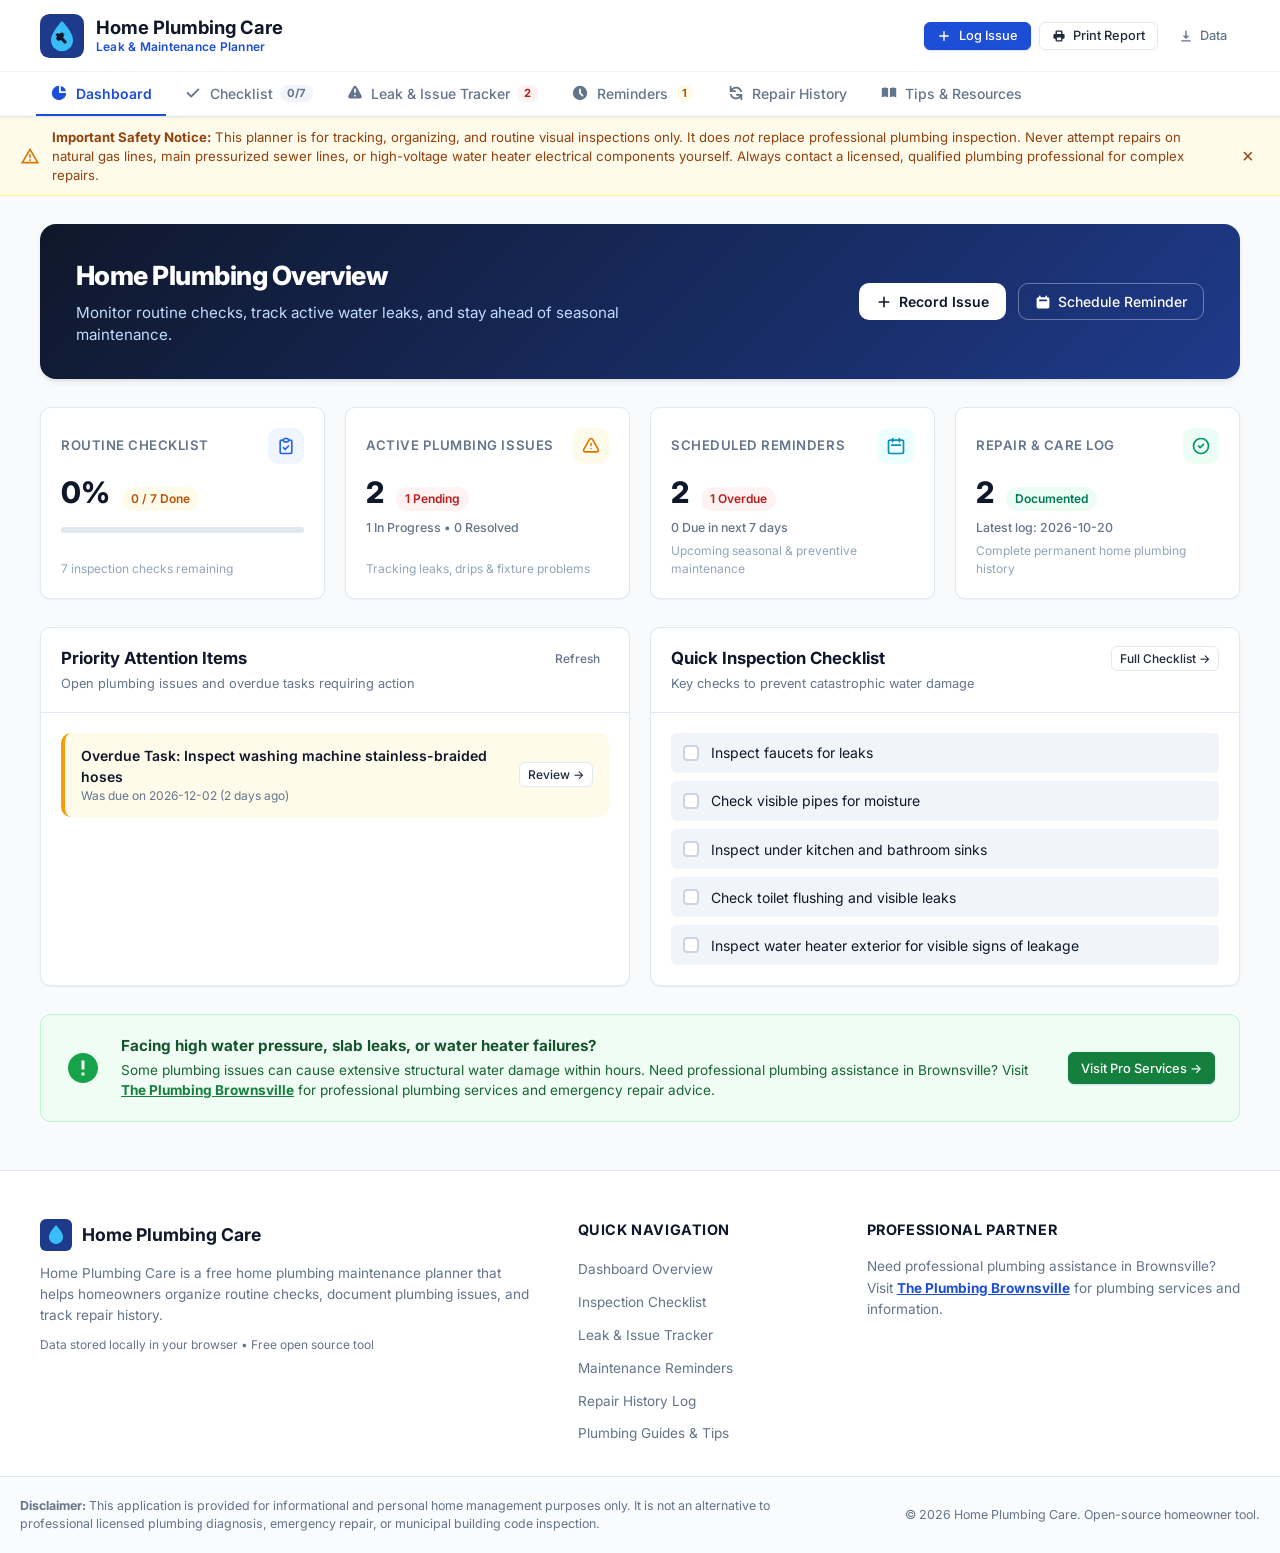
<file: index.html>
<!DOCTYPE html>
<html lang="en">

<head>
  <meta charset="UTF-8">
  <meta name="viewport" content="width=device-width, initial-scale=1.0">
  <title>Home Plumbing Care – Leak &amp; Maintenance Planner</title>

  <!-- SEO & Social Meta Tags -->
  <meta name="description"
    content="Free home plumbing maintenance planner and leak tracker with checklists, reminders, and repair history. Keep your home safe from water leaks and costly damage.">
  <meta name="keywords"
    content="plumbing care, leak tracker, plumbing maintenance, home plumbing planner, repair history, leak prevention, plumbing checklist">
  <meta name="author" content="Home Plumbing Care">
  <meta name="theme-color" content="#0f172a">

  <!-- Open Graph / Facebook -->
  <meta property="og:type" content="website">
  <meta property="og:title" content="Home Plumbing Care – Leak &amp; Maintenance Planner">
  <meta property="og:description"
    content="Free home plumbing maintenance planner and leak tracker with checklists, reminders, and repair history.">
  <meta property="og:image" content="favicon.svg">

  <!-- Twitter Card -->
  <meta name="twitter:card" content="summary_large_image">
  <meta name="twitter:title" content="Home Plumbing Care – Leak &amp; Maintenance Planner">
  <meta name="twitter:description"
    content="Free home plumbing maintenance planner and leak tracker with checklists, reminders, and repair history.">
  <meta name="twitter:image" content="favicon.svg">

  <!-- Favicon -->
  <link rel="icon" type="image/svg+xml" href="favicon.svg">

  <!-- Google Fonts Preconnect & Inter Font -->
  <link rel="preconnect" href="https://fonts.googleapis.com">
  <link rel="preconnect" href="https://fonts.gstatic.com" crossorigin>
  <link
    href="https://fonts.googleapis.com/css2?family=Inter:wght@300;400;500;600;700;800&family=JetBrains+Mono:wght@400;600&display=swap"
    rel="stylesheet">

  <!-- Stylesheet -->
  <link rel="stylesheet" href="styles.css">
</head>

<body>
  <!-- Skip to Main Content Link for Accessibility -->
  <a href="#main-content" class="skip-link">Skip to main content</a>

  <!-- Top App Header -->
  <header class="app-header" role="banner">
    <div class="header-container">
      <div class="brand">
        <div class="logo-wrapper">
          <svg class="brand-icon" viewBox="0 0 64 64" fill="none" xmlns="http://www.w3.org/2000/svg" aria-hidden="true">
            <rect width="64" height="64" rx="14" fill="#1e3a8a" />
            <path d="M32 10 C32 10, 16 26, 16 38 C16 46.84 23.16 54 32 54 C40.84 54 48 46.84 48 38 C48 26 32 10 32 10 Z"
              fill="#38bdf8" />
            <path d="M23 35 C23 30 26 25 31 19 C28 23 26 28 26 33 C26 35 27 37 28 39 C25 37 23 35 23 35 Z"
              fill="#ffffff" opacity="0.4" />
            <path
              d="M37 31 L34 28 C33.4 27.4 32.6 27 31.7 27 C30.2 27 29 27.8 28.4 29 L26.2 28 C25.8 27.6 25.2 27.6 24.8 28 L23 29.8 C22.6 30.2 22.6 30.8 23 31.2 L25 32.4 C24.2 33 23.5 34.1 23.5 35.3 C23.5 37.3 25.2 39 27.2 39 C28.4 39 29.5 38.3 30.1 37.5 L35 42.4 C35.4 42.8 36 43 36.6 43 C37.8 43 38.8 42 38.8 40.8 C38.8 40.2 38.6 39.6 38.2 39.2 L33.2 34.2 C34 33.6 34.7 32.5 34.7 31.3 C34.7 30.5 34.4 29.8 34 29.2 L37 31 Z"
              fill="#0f172a" />
          </svg>
        </div>
        <div class="brand-text">
          <h1 class="brand-title">Home Plumbing Care</h1>
          <span class="brand-badge">Leak &amp; Maintenance Planner</span>
        </div>
      </div>

      <!-- Quick Action Controls -->
      <div class="header-actions">
        <button id="quickAddIssueBtn" class="btn btn-primary btn-sm" aria-label="Log New Leak or Plumbing Issue">
          <svg class="icon" viewBox="0 0 20 20" fill="currentColor" aria-hidden="true">
            <path fill-rule="evenodd"
              d="M10 3a1 1 0 011 1v5h5a1 1 0 110 2h-5v5a1 1 0 11-2 0v-5H4a1 1 0 110-2h5V4a1 1 0 011-1z"
              clip-rule="evenodd" />
          </svg>
          <span>Log Issue</span>
        </button>
        <button id="headerPrintBtn" class="btn btn-outline btn-sm" aria-label="Print Complete Plumbing Report">
          <svg class="icon" viewBox="0 0 20 20" fill="currentColor" aria-hidden="true">
            <path fill-rule="evenodd"
              d="M5 4v3H4a2 2 0 00-2 2v3a2 2 0 002 2h1v2a2 2 0 002 2h6a2 2 0 002-2v-2h1a2 2 0 002-2V9a2 2 0 00-2-2h-1V4a2 2 0 00-2-2H7a2 2 0 00-2 2zm8 0H7v3h6V4zm0 8H7v4h6v-4z"
              clip-rule="evenodd" />
          </svg>
          <span>Print Report</span>
        </button>
        <button id="backupRestoreBtn" class="btn btn-ghost btn-sm" aria-label="Backup or restore data"
          title="Backup or restore data">
          <svg class="icon" viewBox="0 0 20 20" fill="currentColor" aria-hidden="true">
            <path fill-rule="evenodd"
              d="M3 17a1 1 0 011-1h12a1 1 0 110 2H4a1 1 0 01-1-1zm3.293-7.707a1 1 0 011.414 0L9 10.586V3a1 1 0 112 0v7.586l1.293-1.293a1 1 0 111.414 1.414l-3 3a1 1 0 01-1.414 0l-3-3a1 1 0 010-1.414z"
              clip-rule="evenodd" />
          </svg>
          <span class="hide-mobile">Data</span>
        </button>
      </div>
    </div>

    <!-- Navigation Tabs -->
    <nav class="nav-tabs-wrapper" aria-label="Application sections">
      <div class="nav-tabs" role="tablist">
        <button class="nav-tab active" role="tab" id="tab-dashboard" aria-selected="true" aria-controls="view-dashboard"
          data-tab="dashboard">
          <svg class="nav-tab-icon" viewBox="0 0 20 20" fill="currentColor">
            <path d="M2 10a8 8 0 018-8v8h8a8 8 0 11-16 0z" />
            <path d="M12 2.252A8.014 8.014 0 0117.748 8H12V2.252z" />
          </svg>
          <span>Dashboard</span>
        </button>
        <button class="nav-tab" role="tab" id="tab-checklist" aria-selected="false" aria-controls="view-checklist"
          data-tab="checklist">
          <svg class="nav-tab-icon" viewBox="0 0 20 20" fill="currentColor">
            <path fill-rule="evenodd"
              d="M16.707 5.293a1 1 0 010 1.414l-8 8a1 1 0 01-1.414 0l-4-4a1 1 0 011.414-1.414L8 12.586l7.293-7.293a1 1 0 011.414 0z"
              clip-rule="evenodd" />
          </svg>
          <span>Checklist</span>
          <span class="nav-badge" id="checklistProgressBadge">0/7</span>
        </button>
        <button class="nav-tab" role="tab" id="tab-issues" aria-selected="false" aria-controls="view-issues"
          data-tab="issues">
          <svg class="nav-tab-icon" viewBox="0 0 20 20" fill="currentColor">
            <path fill-rule="evenodd"
              d="M8.257 3.099c.765-1.36 2.722-1.36 3.486 0l5.58 9.92c.75 1.334-.213 2.98-1.742 2.98H4.42c-1.53 0-2.493-1.646-1.743-2.98l5.58-9.92zM11 13a1 1 0 11-2 0 1 1 0 012 0zm-1-8a1 1 0 00-1 1v3a1 1 0 002 0V6a1 1 0 00-1-1z"
              clip-rule="evenodd" />
          </svg>
          <span>Leak &amp; Issue Tracker</span>
          <span class="nav-badge alert" id="activeIssuesBadge">0</span>
        </button>
        <button class="nav-tab" role="tab" id="tab-reminders" aria-selected="false" aria-controls="view-reminders"
          data-tab="reminders">
          <svg class="nav-tab-icon" viewBox="0 0 20 20" fill="currentColor">
            <path fill-rule="evenodd"
              d="M10 18a8 8 0 100-16 8 8 0 000 16zm1-12a1 1 0 10-2 0v4a1 1 0 00.293.707l2.828 2.829a1 1 0 101.415-1.415L11 9.586V6z"
              clip-rule="evenodd" />
          </svg>
          <span>Reminders</span>
          <span class="nav-badge warning" id="remindersBadge">0</span>
        </button>
        <button class="nav-tab" role="tab" id="tab-history" aria-selected="false" aria-controls="view-history"
          data-tab="history">
          <svg class="nav-tab-icon" viewBox="0 0 20 20" fill="currentColor">
            <path fill-rule="evenodd"
              d="M4 2a1 1 0 011 1v2.101a7.002 7.002 0 0111.601 2.566 1 1 0 11-1.885.666A5.002 5.002 0 005.999 7H9a1 1 0 010 2H4a1 1 0 01-1-1V3a1 1 0 011-1zm.008 9.057a1 1 0 011.276.61A5.002 5.002 0 0014.001 13H11a1 1 0 110-2h5a1 1 0 011 1v5a1 1 0 11-2 0v-2.101a7.002 7.002 0 01-11.601-2.566 1 1 0 01.61-1.276z"
              clip-rule="evenodd" />
          </svg>
          <span>Repair History</span>
        </button>
        <button class="nav-tab" role="tab" id="tab-resources" aria-selected="false" aria-controls="view-resources"
          data-tab="resources">
          <svg class="nav-tab-icon" viewBox="0 0 20 20" fill="currentColor">
            <path
              d="M9 4.804A7.968 7.968 0 005.5 4c-1.255 0-2.443.29-3.5.804v10.196C3.057 14.29 4.245 14 5.5 14c1.255 0 2.443.29 3.5.804V4.804z" />
            <path
              d="M11 4.804A7.968 7.968 0 0114.5 4c1.255 0 2.443.29 3.5.804v10.196C16.943 14.29 15.755 14 14.5 14c-1.255 0-2.443.29-3.5.804V4.804z" />
          </svg>
          <span>Tips &amp; Resources</span>
        </button>
      </div>
    </nav>
  </header>

  <!-- Emergency & Safety Notice Callout -->
  <aside class="safety-banner" role="region" aria-label="Critical Plumbing Safety Notice">
    <div class="safety-banner-content">
      <div class="safety-icon-box" aria-hidden="true">
        <svg viewBox="0 0 24 24" fill="currentColor">
          <path d="M12 2L1 21h22L12 2zm0 3.99L19.53 19H4.47L12 5.99zM11 10h2v4h-2zm0 6h2v2h-2z" />
        </svg>
      </div>
      <div class="safety-text">
        <strong>Important Safety Notice:</strong> This planner is for tracking, organizing, and routine visual
        inspections only. It does <em>not</em> replace professional plumbing inspection. Never attempt repairs on
        natural gas lines, main pressurized sewer lines, or high-voltage water heater electrical components yourself.
        Always contact a licensed, qualified plumbing professional for complex repairs.
      </div>
      <button class="safety-dismiss-btn" id="dismissSafetyBanner" title="Dismiss banner"
        aria-label="Dismiss safety notice">
        &times;
      </button>
    </div>
  </aside>

  <!-- Main Application Content Area -->
  <main id="main-content" class="app-main-content">

    <!-- ========================================================
         VIEW 1: DASHBOARD
         ======================================================== -->
    <section id="view-dashboard" class="tab-view active" role="tabpanel" aria-labelledby="tab-dashboard">
      <!-- Welcome Hero Banner -->
      <div class="dashboard-hero">
        <div class="hero-text">
          <h2 class="hero-heading">Home Plumbing Overview</h2>
          <p class="hero-subtext">Monitor routine checks, track active water leaks, and stay ahead of seasonal
            maintenance.</p>
        </div>
        <div class="hero-actions">
          <button class="btn btn-light" id="dashAddIssueBtn">
            <svg class="icon" viewBox="0 0 20 20" fill="currentColor">
              <path fill-rule="evenodd"
                d="M10 3a1 1 0 011 1v5h5a1 1 0 110 2h-5v5a1 1 0 11-2 0v-5H4a1 1 0 110-2h5V4a1 1 0 011-1z"
                clip-rule="evenodd" />
            </svg>
            Record Issue
          </button>
          <button class="btn btn-outline-white" id="dashAddReminderBtn">
            <svg class="icon" viewBox="0 0 20 20" fill="currentColor">
              <path fill-rule="evenodd"
                d="M6 2a1 1 0 00-1 1v1H4a2 2 0 00-2 2v10a2 2 0 002 2h12a2 2 0 002-2V6a2 2 0 00-2-2h-1V3a1 1 0 10-2 0v1H7V3a1 1 0 00-1-1zm0 5a1 1 0 000 2h8a1 1 0 100-2H6z"
                clip-rule="evenodd" />
            </svg>
            Schedule Reminder
          </button>
        </div>
      </div>

      <!-- Quick Metrics Grid -->
      <div class="metrics-grid">
        <!-- Metric Card 1: Checklist Status -->
        <div class="metric-card" id="metricChecklistCard" tabindex="0" role="button" aria-label="Go to checklist">
          <div class="metric-header">
            <span class="metric-label">Routine Checklist</span>
            <div class="metric-icon-wrap bg-blue-subtle">
              <svg viewBox="0 0 24 24" fill="none" stroke="currentColor" stroke-width="2">
                <path stroke-linecap="round" stroke-linejoin="round"
                  d="M9 5H7a2 2 0 00-2 2v12a2 2 0 002 2h10a2 2 0 002-2V7a2 2 0 00-2-2h-2M9 5a2 2 0 002 2h2a2 2 0 002-2M9 5a2 2 0 012-2h2a2 2 0 012 2m-6 9l2 2 4-4" />
              </svg>
            </div>
          </div>
          <div class="metric-value-row">
            <span class="metric-value" id="dashChecklistScore">0%</span>
            <span class="metric-pill" id="dashChecklistCompletedPill">0 / 7 Done</span>
          </div>
          <div class="progress-bar-container">
            <div class="progress-bar-fill" id="dashChecklistProgressBar" style="width: 0%;"></div>
          </div>
          <span class="metric-caption" id="dashChecklistCaption">7 routine checks pending inspection</span>
        </div>

        <!-- Metric Card 2: Active Issues -->
        <div class="metric-card" id="metricIssuesCard" tabindex="0" role="button" aria-label="Go to issue tracker">
          <div class="metric-header">
            <span class="metric-label">Active Plumbing Issues</span>
            <div class="metric-icon-wrap bg-amber-subtle">
              <svg viewBox="0 0 24 24" fill="none" stroke="currentColor" stroke-width="2">
                <path stroke-linecap="round" stroke-linejoin="round"
                  d="M12 9v2m0 4h.01m-6.938 4h13.856c1.54 0 2.502-1.667 1.732-3L13.732 4c-.77-1.333-2.694-1.333-3.464 0L3.34 16c-.77 1.333.192 3 1.732 3z" />
              </svg>
            </div>
          </div>
          <div class="metric-value-row">
            <span class="metric-value" id="dashActiveIssuesCount">0</span>
            <span class="metric-pill alert" id="dashPendingBadge">0 Pending</span>
          </div>
          <div class="metric-meta-stats">
            <span id="dashInProgressCount">0 In Progress</span> &bull;
            <span id="dashResolvedCount">0 Resolved</span>
          </div>
          <span class="metric-caption">Tracking leaks, drips &amp; fixture problems</span>
        </div>

        <!-- Metric Card 3: Upcoming Reminders -->
        <div class="metric-card" id="metricRemindersCard" tabindex="0" role="button"
          aria-label="Go to maintenance planner">
          <div class="metric-header">
            <span class="metric-label">Scheduled Reminders</span>
            <div class="metric-icon-wrap bg-cyan-subtle">
              <svg viewBox="0 0 24 24" fill="none" stroke="currentColor" stroke-width="2">
                <path stroke-linecap="round" stroke-linejoin="round"
                  d="M8 7V3m8 4V3m-9 8h10M5 21h14a2 2 0 002-2V7a2 2 0 00-2-2H5a2 2 0 00-2 2v12a2 2 0 002 2z" />
              </svg>
            </div>
          </div>
          <div class="metric-value-row">
            <span class="metric-value" id="dashUpcomingRemindersCount">0</span>
            <span class="metric-pill warning" id="dashOverdueBadge">0 Overdue</span>
          </div>
          <div class="metric-meta-stats">
            <span id="dashDueSoonCount">0 Due in next 7 days</span>
          </div>
          <span class="metric-caption">Upcoming seasonal &amp; preventive maintenance</span>
        </div>

        <!-- Metric Card 4: Historical Repairs -->
        <div class="metric-card" id="metricHistoryCard" tabindex="0" role="button" aria-label="Go to repair history">
          <div class="metric-header">
            <span class="metric-label">Repair &amp; Care Log</span>
            <div class="metric-icon-wrap bg-emerald-subtle">
              <svg viewBox="0 0 24 24" fill="none" stroke="currentColor" stroke-width="2">
                <path stroke-linecap="round" stroke-linejoin="round"
                  d="M9 12l2 2 4-4m6 2a9 9 0 11-18 0 9 9 0 0118 0z" />
              </svg>
            </div>
          </div>
          <div class="metric-value-row">
            <span class="metric-value" id="dashLifetimeRepairsCount">0</span>
            <span class="metric-pill success">Documented</span>
          </div>
          <div class="metric-meta-stats">
            <span id="dashLastResolvedDate">No records yet</span>
          </div>
          <span class="metric-caption">Complete permanent home plumbing history</span>
        </div>
      </div>

      <!-- Dashboard Split: Urgent Alerts & Quick Status Summaries -->
      <div class="dashboard-split-grid">
        <!-- Urgent Attention Needed Box -->
        <div class="content-card">
          <div class="card-header-flex">
            <div>
              <h3 class="card-title">Priority Attention Items</h3>
              <p class="card-subtitle">Open plumbing issues and overdue tasks requiring action</p>
            </div>
            <button class="btn btn-ghost btn-xs" id="refreshAlertsBtn" title="Refresh dashboard">Refresh</button>
          </div>
          <div class="card-body">
            <div id="dashboardAlertsList" class="alerts-container">
              <!-- Dynamically populated or empty state -->
            </div>
          </div>
        </div>

        <!-- Quick Seasonal Maintenance Checklist preview -->
        <div class="content-card">
          <div class="card-header-flex">
            <div>
              <h3 class="card-title">Quick Inspection Checklist</h3>
              <p class="card-subtitle">Key checks to prevent catastrophic water damage</p>
            </div>
            <button class="btn btn-outline btn-xs" id="dashGoToChecklistBtn">Full Checklist &rarr;</button>
          </div>
          <div class="card-body">
            <ul class="quick-checklist" id="dashQuickChecklist">
              <!-- Dynamically rendered top items -->
            </ul>
          </div>
        </div>
      </div>

      <!-- Pro Recommendation Banner on Dashboard -->
      <div class="pro-callout-card">
        <div class="pro-callout-icon">
          <svg viewBox="0 0 24 24" fill="currentColor">
            <path
              d="M12 2C6.48 2 2 6.48 2 12s4.48 10 10 10 10-4.48 10-10S17.52 2 12 2zm1 15h-2v-2h2v2zm0-4h-2V7h2v6z" />
          </svg>
        </div>
        <div class="pro-callout-text">
          <h4>Facing high water pressure, slab leaks, or water heater failures?</h4>
          <p>Some plumbing issues can cause extensive structural water damage within hours. Need professional plumbing
            assistance in Brownsville? Visit <a href="https://www.theplumbingbrownsville.com/" target="_blank"
              rel="noopener noreferrer" class="pro-partner-link">The Plumbing Brownsville</a> for professional plumbing
            services and emergency repair advice.</p>
        </div>
        <a href="https://www.theplumbingbrownsville.com/" target="_blank" rel="noopener noreferrer"
          class="btn btn-primary btn-sm pro-callout-btn">
          Visit Pro Services &rarr;
        </a>
      </div>
    </section>


    <!-- ========================================================
         VIEW 2: CHECKLIST
         ======================================================== -->
    <section id="view-checklist" class="tab-view" role="tabpanel" aria-labelledby="tab-checklist" hidden>
      <div class="section-header-block">
        <div>
          <h2 class="section-title">Plumbing Maintenance Checklist</h2>
          <p class="section-desc">Perform these visual inspections regularly to detect moisture, slow drains, or leaks
            before they escalate into high repair costs.</p>
        </div>
        <div class="section-actions-row">
          <button class="btn btn-secondary btn-sm" id="addNewChecklistBtn">
            <svg class="icon" viewBox="0 0 20 20" fill="currentColor">
              <path fill-rule="evenodd"
                d="M10 3a1 1 0 011 1v5h5a1 1 0 110 2h-5v5a1 1 0 11-2 0v-5H4a1 1 0 110-2h5V4a1 1 0 011-1z"
                clip-rule="evenodd" />
            </svg>
            Add Custom Check
          </button>
          <button class="btn btn-ghost btn-sm" id="resetChecklistBtn" title="Reset to standard homeowner checklist">
            Reset Default
          </button>
        </div>
      </div>

      <!-- Checklist Overall Progress Bar -->
      <div class="checklist-progress-card">
        <div class="checklist-progress-header">
          <div>
            <span class="progress-title">Inspection Progress</span>
            <span class="progress-detail" id="checklistProgressText">0 of 7 items completed (0%)</span>
          </div>
          <div class="checklist-filter-pills" role="radiogroup" aria-label="Filter checklist items">
            <button class="filter-pill active" data-filter="all">All</button>
            <button class="filter-pill" data-filter="pending">Pending</button>
            <button class="filter-pill" data-filter="completed">Completed</button>
          </div>
        </div>
        <div class="progress-bar-container full">
          <div class="progress-bar-fill animated" id="mainChecklistProgressBar" style="width: 0%;"></div>
        </div>
      </div>

      <!-- Main Checklist Item Container -->
      <div class="content-card">
        <div class="card-body">
          <ul class="custom-checklist-list" id="mainChecklistContainer" aria-label="Home plumbing checklist items">
            <!-- Rendered by JS -->
          </ul>

          <div class="checklist-footer-actions">
            <button class="btn btn-primary btn-sm" id="logCompletedInspectionBtn">
              <svg class="icon" viewBox="0 0 20 20" fill="currentColor">
                <path fill-rule="evenodd"
                  d="M16.707 5.293a1 1 0 010 1.414l-8 8a1 1 0 01-1.414 0l-4-4a1 1 0 011.414-1.414L8 12.586l7.293-7.293a1 1 0 011.414 0z"
                  clip-rule="evenodd" />
              </svg>
              Log Today's Inspection to History
            </button>
            <span class="text-muted text-xs">Saves a permanent record in your Repair &amp; Maintenance History.</span>
          </div>
        </div>
      </div>
    </section>


    <!-- ========================================================
         VIEW 3: LEAK & ISSUE TRACKER
         ======================================================== -->
    <section id="view-issues" class="tab-view" role="tabpanel" aria-labelledby="tab-issues" hidden>
      <div class="section-header-block">
        <div>
          <h2 class="section-title">Leak &amp; Plumbing Issue Tracker</h2>
          <p class="section-desc">Document leaks, dripping faucets, running toilets, and pressure issues with detailed
            notes, status, and severity.</p>
        </div>
        <button class="btn btn-primary" id="openAddIssueModalBtn">
          <svg class="icon" viewBox="0 0 20 20" fill="currentColor">
            <path fill-rule="evenodd"
              d="M10 3a1 1 0 011 1v5h5a1 1 0 110 2h-5v5a1 1 0 11-2 0v-5H4a1 1 0 110-2h5V4a1 1 0 011-1z"
              clip-rule="evenodd" />
          </svg>
          Record New Issue
        </button>
      </div>

      <!-- Filter and Search Bar -->
      <div class="filter-toolbar">
        <div class="search-input-group">
          <svg class="search-icon" viewBox="0 0 20 20" fill="currentColor">
            <path fill-rule="evenodd"
              d="M8 4a4 4 0 100 8 4 4 0 000-8zM2 8a6 6 0 1110.89 3.476l4.817 4.817a1 1 0 01-1.414 1.414l-4.816-4.816A6 6 0 012 8z"
              clip-rule="evenodd" />
          </svg>
          <input type="text" id="issuesSearchInput" placeholder="Search by title, room, or notes..."
            aria-label="Search plumbing issues">
        </div>

        <div class="toolbar-selects">
          <div class="select-wrapper">
            <label for="issuesStatusFilter" class="sr-only">Filter by status</label>
            <select id="issuesStatusFilter">
              <option value="all">All Statuses</option>
              <option value="Pending">Pending</option>
              <option value="In Progress">In Progress</option>
              <option value="Resolved">Resolved</option>
            </select>
          </div>

          <div class="select-wrapper">
            <label for="issuesSeverityFilter" class="sr-only">Filter by severity</label>
            <select id="issuesSeverityFilter">
              <option value="all">All Severities</option>
              <option value="Low">Low (Drips, Cosmetic)</option>
              <option value="Medium">Medium (Slow drain, Running toilet)</option>
              <option value="High">High (Active leak, No hot water)</option>
              <option value="Emergency">Emergency (Burst pipe, Flooding)</option>
            </select>
          </div>
        </div>
      </div>

      <!-- Issues List Grid -->
      <div id="issuesListContainer" class="issues-grid">
        <!-- Rendered by JS -->
      </div>
    </section>


    <!-- ========================================================
         VIEW 4: MAINTENANCE REMINDER PLANNER
         ======================================================== -->
    <section id="view-reminders" class="tab-view" role="tabpanel" aria-labelledby="tab-reminders" hidden>
      <div class="section-header-block">
        <div>
          <h2 class="section-title">Maintenance Reminder Planner</h2>
          <p class="section-desc">Plan ahead for critical seasonal tasks like water heater tank flushing, pipe
            winterization, and water filter replacements.</p>
        </div>
        <button class="btn btn-primary" id="openAddReminderModalBtn">
          <svg class="icon" viewBox="0 0 20 20" fill="currentColor">
            <path fill-rule="evenodd"
              d="M10 3a1 1 0 011 1v5h5a1 1 0 110 2h-5v5a1 1 0 11-2 0v-5H4a1 1 0 110-2h5V4a1 1 0 011-1z"
              clip-rule="evenodd" />
          </svg>
          Schedule Task
        </button>
      </div>

      <!-- Reminder Filters -->
      <div class="filter-toolbar">
        <div class="search-input-group">
          <svg class="search-icon" viewBox="0 0 20 20" fill="currentColor">
            <path fill-rule="evenodd"
              d="M8 4a4 4 0 100 8 4 4 0 000-8zM2 8a6 6 0 1110.89 3.476l4.817 4.817a1 1 0 01-1.414 1.414l-4.816-4.816A6 6 0 012 8z"
              clip-rule="evenodd" />
          </svg>
          <input type="text" id="remindersSearchInput" placeholder="Search scheduled tasks..."
            aria-label="Search scheduled tasks">
        </div>
        <div class="toolbar-selects">
          <div class="select-wrapper">
            <label for="remindersStatusFilter" class="sr-only">Filter reminders</label>
            <select id="remindersStatusFilter">
              <option value="all">All Reminders</option>
              <option value="upcoming">Upcoming &amp; Due</option>
              <option value="overdue">Overdue Only</option>
              <option value="completed">Completed</option>
            </select>
          </div>
        </div>
      </div>

      <!-- Reminders List -->
      <div id="remindersListContainer" class="reminders-list">
        <!-- Rendered by JS -->
      </div>
    </section>


    <!-- ========================================================
         VIEW 5: REPAIR HISTORY & LOG
         ======================================================== -->
    <section id="view-history" class="tab-view" role="tabpanel" aria-labelledby="tab-history" hidden>
      <div class="section-header-block">
        <div>
          <h2 class="section-title">Plumbing Repair &amp; Maintenance History</h2>
          <p class="section-desc">Your permanent home plumbing logbook. Essential for insurance claims, real estate
            seller disclosures, and tracking warranties.</p>
        </div>
        <div class="section-actions-row">
          <button class="btn btn-primary btn-sm" id="printHistoryReportBtn">
            <svg class="icon" viewBox="0 0 20 20" fill="currentColor">
              <path fill-rule="evenodd"
                d="M5 4v3H4a2 2 0 00-2 2v3a2 2 0 002 2h1v2a2 2 0 002 2h6a2 2 0 002-2v-2h1a2 2 0 002-2V9a2 2 0 00-2-2h-1V4a2 2 0 00-2-2H7a2 2 0 00-2 2zm8 0H7v3h6V4zm0 8H7v4h6v-4z"
                clip-rule="evenodd" />
            </svg>
            Printable Report
          </button>
          <button class="btn btn-outline btn-sm" id="exportDataBtn" title="Download your data backup">
            Export JSON
          </button>
          <button class="btn btn-ghost btn-sm text-danger" id="clearAllDataBtn" title="Reset all planner data">
            Reset Data
          </button>
        </div>
      </div>

      <!-- Search & Filter Controls -->
      <div class="filter-toolbar">
        <div class="search-input-group">
          <svg class="search-icon" viewBox="0 0 20 20" fill="currentColor">
            <path fill-rule="evenodd"
              d="M8 4a4 4 0 100 8 4 4 0 000-8zM2 8a6 6 0 1110.89 3.476l4.817 4.817a1 1 0 01-1.414 1.414l-4.816-4.816A6 6 0 012 8z"
              clip-rule="evenodd" />
          </svg>
          <input type="text" id="historySearchInput"
            placeholder="Search completed repairs, inspections, or contractors..." aria-label="Search repair history">
        </div>
        <div class="toolbar-selects">
          <div class="select-wrapper">
            <label for="historyCategoryFilter" class="sr-only">Filter history category</label>
            <select id="historyCategoryFilter">
              <option value="all">All Categories</option>
              <option value="Leak Repair">Leak Repair</option>
              <option value="Inspection">Routine Inspection</option>
              <option value="Maintenance">Maintenance Task</option>
              <option value="Fixture Replacement">Fixture Replacement</option>
              <option value="Drain Cleaning">Drain Cleaning</option>
            </select>
          </div>
        </div>
      </div>

      <!-- Printable Report Container -->
      <div class="content-card print-wrapper">
        <div class="card-body">
          <div class="history-summary-bar">
            <span>Total Logged Records: <strong id="historyTotalCount">0</strong></span>
            <span class="text-muted">Tip: Click "Printable Report" to generate an official PDF/paper log for home
              inspections.</span>
          </div>

          <div class="table-responsive">
            <table class="data-table" id="historyTable" aria-label="Plumbing Repair History Table">
              <thead>
                <tr>
                  <th scope="col">Date</th>
                  <th scope="col">Event / Issue</th>
                  <th scope="col">Category</th>
                  <th scope="col">Location / Fixture</th>
                  <th scope="col">Resolution / Notes</th>
                  <th scope="col">Actions</th>
                </tr>
              </thead>
              <tbody id="historyTableBody">
                <!-- Rendered by JS -->
              </tbody>
            </table>
          </div>
        </div>
      </div>
    </section>


    <!-- ========================================================
         VIEW 6: HELPFUL RESOURCES & SAFETY
         ======================================================== -->
    <section id="view-resources" class="tab-view" role="tabpanel" aria-labelledby="tab-resources" hidden>
      <div class="section-header-block">
        <div>
          <h2 class="section-title">Helpful Home Plumbing Resources &amp; Tips</h2>
          <p class="section-desc">Practical, non-hazardous maintenance knowledge to protect your property and know when
            to seek licensed plumbing assistance.</p>
        </div>
      </div>

      <!-- Highlighted Professional Recommendation Box -->
      <div class="resource-partner-card">
        <div class="partner-card-badge">Licensed Plumbing Professional Recommendation</div>
        <div class="partner-card-content">
          <div class="partner-avatar">
            <svg viewBox="0 0 24 24" fill="currentColor">
              <path
                d="M12 2C8.13 2 5 5.13 5 9c0 5.25 7 13 7 13s7-7.75 7-13c0-3.87-3.13-7-7-7zm0 9.5c-1.38 0-2.5-1.12-2.5-2.5s1.12-2.5 2.5-2.5 2.5 1.12 2.5 2.5-1.12 2.5-2.5 2.5z" />
            </svg>
          </div>
          <div class="partner-details">
            <h3 class="partner-title">Need Professional Plumbing Assistance in Brownsville?</h3>
            <p class="partner-description">
              Need professional plumbing assistance in Brownsville? Visit <a
                href="https://www.theplumbingbrownsville.com/" target="_blank" rel="noopener noreferrer"
                class="external-partner-link">The Plumbing Brownsville</a> for plumbing services and information.
            </p>
            <div class="partner-perks">
              <span class="perk-tag">&check; Emergency Leak Diagnostics</span>
              <span class="perk-tag">&check; Water Heater Repair &amp; Replacement</span>
              <span class="perk-tag">&check; Sewer &amp; Drain Specialists</span>
            </div>
          </div>
          <div class="partner-cta">
            <a href="https://www.theplumbingbrownsville.com/" target="_blank" rel="noopener noreferrer"
              class="btn btn-primary btn-large">
              Visit The Plumbing Brownsville &rarr;
            </a>
          </div>
        </div>
      </div>

      <!-- Critical Homeowner Guides Grid -->
      <div class="resources-grid">
        <!-- Guide 1: Main Water Shutoff -->
        <article class="resource-article">
          <div class="resource-icon bg-blue-subtle">
            <svg viewBox="0 0 24 24" fill="none" stroke="currentColor" stroke-width="2">
              <path stroke-linecap="round" stroke-linejoin="round" d="M12 8v4l3 3m6-3a9 9 0 11-18 0 9 9 0 0118 0z" />
            </svg>
          </div>
          <h4 class="resource-title">1. Locating Your Main Water Shut-Off Valve</h4>
          <p class="resource-body">
            In any plumbing emergency, the first step is shutting off the main water supply to stop flooding. Locate
            your main valve (typically where the water line enters the home, near the water meter, basement, or front
            yard curb box). Make sure every adult in your household knows how to turn it off (turn clockwise until
            closed).
          </p>
          <div class="resource-tip">
            <strong>Homeowner Tip:</strong> Test the valve once a year to ensure it turns smoothly and isn't seized by
            mineral buildup.
          </div>
        </article>

        <!-- Guide 2: Water Meter Leak Check -->
        <article class="resource-article">
          <div class="resource-icon bg-cyan-subtle">
            <svg viewBox="0 0 24 24" fill="none" stroke="currentColor" stroke-width="2">
              <path stroke-linecap="round" stroke-linejoin="round"
                d="M9 19v-6a2 2 0 00-2-2H5a2 2 0 00-2 2v6a2 2 0 002 2h2a2 2 0 002-2zm0 0V9a2 2 0 012-2h2a2 2 0 012 2v10m-6 0a2 2 0 002 2h2a2 2 0 002-2m0 0V5a2 2 0 012-2h2a2 2 0 012 2v14a2 2 0 01-2 2h-2a2 2 0 01-2-2z" />
            </svg>
          </div>
          <h4 class="resource-title">2. Detecting Hidden Leaks with Your Water Meter</h4>
          <p class="resource-body">
            Not all leaks drip audibly under the sink. Turn off all faucets, washing machines, and ice makers. Check the
            water meter dial or digital reading. If the low-flow leak indicator (a small spinning triangle or moving
            digit) continues moving, water is leaking somewhere in your plumbing network.
          </p>
          <div class="resource-tip">
            <strong>Common Culprit:</strong> A silent toilet flapper leak can waste over 200 gallons of clean water per
            day!
          </div>
        </article>

        <!-- Guide 3: Safe Drain Maintenance -->
        <article class="resource-article">
          <div class="resource-icon bg-emerald-subtle">
            <svg viewBox="0 0 24 24" fill="none" stroke="currentColor" stroke-width="2">
              <path stroke-linecap="round" stroke-linejoin="round"
                d="M19.428 15.428a2 2 0 00-1.022-.547l-2.387-.477a6 6 0 00-3.86.517l-.318.158a6 6 0 01-3.86.517L6.05 15.21a2 2 0 00-1.806.547M8 4h8l-1 1v5.172a2 2 0 00.586 1.414l5 5c1.26 1.26.367 3.414-1.415 3.414H4.828c-1.782 0-2.674-2.154-1.414-3.414l5-5A2 2 0 009 10.172V5L8 4z" />
            </svg>
          </div>
          <h4 class="resource-title">3. Safe Drain Maintenance &amp; Chemical Hazards</h4>
          <p class="resource-body">
            Avoid pouring harsh, caustic chemical drain cleaners into slow drains. These chemicals produce intense heat
            that corrodes older metal pipes and softens PVC fittings. Instead, use a mechanical hair snare, manual sink
            plunger, or bio-enzymatic drain cleaners for organic buildup.
          </p>
          <div class="resource-tip">
            <strong>Prevention:</strong> Never pour cooking grease or coffee grounds down the kitchen sink, even with a
            garbage disposal.
          </div>
        </article>

        <!-- Guide 4: Water Heater Care -->
        <article class="resource-article">
          <div class="resource-icon bg-amber-subtle">
            <svg viewBox="0 0 24 24" fill="none" stroke="currentColor" stroke-width="2">
              <path stroke-linecap="round" stroke-linejoin="round"
                d="M17.657 18.657A8 8 0 016.343 7.343S7 9 9 10c0-2 .5-5 2.986-7C14 5 16.09 5.777 17.656 7.343A7.975 7.975 0 0120 13a7.975 7.975 0 01-2.343 5.657z" />
            </svg>
          </div>
          <h4 class="resource-title">4. Water Heater Maintenance Basics</h4>
          <p class="resource-body">
            Sediment naturally collects at the bottom of traditional tank water heaters, reducing heating efficiency and
            accelerating tank rust. A routine annual tank flush removes mineral deposits and extends the appliance's
            lifespan. Regularly check the temperature and pressure relief (T&amp;P) valve exterior for signs of pooling
            water.
          </p>
          <div class="resource-tip">
            <strong>Safety Warning:</strong> Do not tamper with gas control valves or electrical heating elements
            without professional training.
          </div>
        </article>

        <!-- Guide 5: Seasonal Winterizing -->
        <article class="resource-article">
          <div class="resource-icon bg-purple-subtle">
            <svg viewBox="0 0 24 24" fill="none" stroke="currentColor" stroke-width="2">
              <path stroke-linecap="round" stroke-linejoin="round"
                d="M12 3v1m0 16v1m9-9h-1M4 12H3m15.364 6.364l-.707-.707M6.343 6.343l-.707-.707m12.728 0l-.707.707M6.343 17.657l-.707.707" />
            </svg>
          </div>
          <h4 class="resource-title">5. Outdoor Spigot Care &amp; Freeze Protection</h4>
          <p class="resource-body">
            Before the first hard freeze of autumn, disconnect all garden hoses from outdoor faucets (hose bibbs).
            Trapped water inside connected hoses freezes and expands backwards into the interior pipe, causing wall
            bursts that only become visible upon spring thawing.
          </p>
          <div class="resource-tip">
            <strong>Protection:</strong> Install inexpensive insulated outdoor faucet covers and shut off interior
            isolation valves for outdoor lines.
          </div>
        </article>

        <!-- Guide 6: Red Flags Requiring a Professional -->
        <article class="resource-article danger-highlight">
          <div class="resource-icon bg-rose-subtle">
            <svg viewBox="0 0 24 24" fill="none" stroke="currentColor" stroke-width="2">
              <path stroke-linecap="round" stroke-linejoin="round"
                d="M12 9v2m0 4h.01m-6.938 4h13.856c1.54 0 2.502-1.667 1.732-3L13.732 4c-.77-1.333-2.694-1.333-3.464 0L3.34 16c-.77 1.333.192 3 1.732 3z" />
            </svg>
          </div>
          <h4 class="resource-title">6. Critical Warning Signs: When to Call a Pro</h4>
          <p class="resource-body">
            Immediately contact a licensed plumbing contractor if you experience: persistent sewage smell or sewer
            backup, water bubbling up from under floorboards or foundation slabs, sudden drastic drops in whole-home
            water pressure, or unexplained water meter spikes. Never delay professional diagnostics for structural leak
            symptoms.
          </p>
          <div class="resource-tip">
            <strong>Recommendation:</strong> Always verify contractor licenses, liability insurance, and upfront written
            estimates before authorizing major repiping.
          </div>
        </article>
      </div>
    </section>

  </main>

  <!-- ========================================================
       MODALS FOR CRUD OPERATIONS
       ======================================================== -->

  <!-- Modal 1: Add/Edit Issue Modal -->
  <div class="modal-backdrop" id="issueModal" aria-hidden="true" role="dialog" aria-labelledby="issueModalTitle">
    <div class="modal-dialog">
      <div class="modal-content">
        <div class="modal-header">
          <h3 class="modal-title" id="issueModalTitle">Record Plumbing Issue</h3>
          <button class="modal-close-btn" id="closeIssueModalBtn" aria-label="Close dialog">&times;</button>
        </div>
        <form id="issueForm" novalidate>
          <input type="hidden" id="issueId">
          <div class="modal-body">
            <div class="form-group">
              <label for="issueTitle">Issue Title <span class="required">*</span></label>
              <input type="text" id="issueTitle" class="form-control" placeholder="e.g. Master bath sink slow drip"
                required>
              <div class="form-error" id="issueTitleError">Please enter a descriptive issue title.</div>
            </div>

            <div class="form-row-2">
              <div class="form-group">
                <label for="issueType">Issue Category <span class="required">*</span></label>
                <select id="issueType" class="form-control" required>
                  <option value="Faucet Drip">Faucet Drip / Leak</option>
                  <option value="Pipe Moisture">Pipe Moisture / Sweating</option>
                  <option value="Running Toilet">Running Toilet</option>
                  <option value="Slow Drain">Slow Drain / Clog</option>
                  <option value="Water Heater">Water Heater Issue</option>
                  <option value="Low Pressure">Low Water Pressure</option>
                  <option value="Outdoor Spigot">Outdoor Hose Bibb / Spigot</option>
                  <option value="Sewer / Odor">Sewer / Odor Problem</option>
                  <option value="Under-Sink Leak">Under-Sink Cabinet Leak</option>
                  <option value="Other">Other Plumbing Issue</option>
                </select>
              </div>

              <div class="form-group">
                <label for="issueLocation">Location / Room</label>
                <input type="text" id="issueLocation" class="form-control"
                  placeholder="e.g. Kitchen, Guest Bath, Basement">
              </div>
            </div>

            <div class="form-row-2">
              <div class="form-group">
                <label for="issueDate">Date Detected <span class="required">*</span></label>
                <input type="date" id="issueDate" class="form-control" required>
                <div class="form-error" id="issueDateError">Please choose a valid date.</div>
              </div>

              <div class="form-group">
                <label for="issueSeverity">Severity Level</label>
                <select id="issueSeverity" class="form-control">
                  <option value="Low">Low – Minor drip, no structural risk</option>
                  <option value="Medium" selected>Medium – Moderate drip or sluggish drain</option>
                  <option value="High">High – Constant leak or pressure drop</option>
                  <option value="Emergency">Emergency – Active flooding or burst risk</option>
                </select>
              </div>
            </div>

            <div class="form-group">
              <label for="issueStatus">Current Status</label>
              <select id="issueStatus" class="form-control">
                <option value="Pending" selected>Pending (Not yet addressed)</option>
                <option value="In Progress">In Progress (Repair underway / awaiting plumber)</option>
                <option value="Resolved">Resolved (Fixed &amp; verified)</option>
              </select>
            </div>

            <div class="form-group">
              <label for="issueNotes">Diagnostic Notes &amp; Observations</label>
              <textarea id="issueNotes" class="form-control" rows="3"
                placeholder="Describe symptoms, exact leak location, attempts made, or parts needed..."></textarea>
            </div>
          </div>
          <div class="modal-footer">
            <button type="button" class="btn btn-ghost" id="cancelIssueModalBtn">Cancel</button>
            <button type="submit" class="btn btn-primary" id="saveIssueBtn">Save Issue</button>
          </div>
        </form>
      </div>
    </div>
  </div>

  <!-- Modal 2: Add/Edit Reminder Modal -->
  <div class="modal-backdrop" id="reminderModal" aria-hidden="true" role="dialog" aria-labelledby="reminderModalTitle">
    <div class="modal-dialog">
      <div class="modal-content">
        <div class="modal-header">
          <h3 class="modal-title" id="reminderModalTitle">Schedule Maintenance Task</h3>
          <button class="modal-close-btn" id="closeReminderModalBtn" aria-label="Close dialog">&times;</button>
        </div>
        <form id="reminderForm" novalidate>
          <input type="hidden" id="reminderId">
          <div class="modal-body">
            <div class="form-group">
              <label for="reminderTitle">Task Name <span class="required">*</span></label>
              <input type="text" id="reminderTitle" class="form-control" placeholder="e.g. Flush water heater tank"
                required>
              <div class="form-error" id="reminderTitleError">Please enter a task title.</div>
            </div>

            <div class="form-row-2">
              <div class="form-group">
                <label for="reminderDueDate">Due Date <span class="required">*</span></label>
                <input type="date" id="reminderDueDate" class="form-control" required>
                <div class="form-error" id="reminderDueDateError">Please select a due date.</div>
              </div>

              <div class="form-group">
                <label for="reminderFrequency">Frequency</label>
                <select id="reminderFrequency" class="form-control">
                  <option value="One-time">One-time Task</option>
                  <option value="Monthly">Monthly</option>
                  <option value="Quarterly">Quarterly (Every 3 months)</option>
                  <option value="Seasonal">Seasonal (Biannual)</option>
                  <option value="Annual">Annual (Yearly)</option>
                </select>
              </div>
            </div>

            <div class="form-group">
              <label for="reminderPriority">Priority</label>
              <select id="reminderPriority" class="form-control">
                <option value="Normal" selected>Normal</option>
                <option value="High">High</option>
                <option value="Low">Low</option>
              </select>
            </div>

            <div class="form-group">
              <label for="reminderNotes">Instructions / Notes</label>
              <textarea id="reminderNotes" class="form-control" rows="2"
                placeholder="e.g. Turn off power/gas before flushing, connect garden hose to drain valve..."></textarea>
            </div>
          </div>
          <div class="modal-footer">
            <button type="button" class="btn btn-ghost" id="cancelReminderModalBtn">Cancel</button>
            <button type="submit" class="btn btn-primary" id="saveReminderBtn">Save Reminder</button>
          </div>
        </form>
      </div>
    </div>
  </div>

  <!-- Modal 3: Add Custom Checklist Item Modal -->
  <div class="modal-backdrop" id="checklistModal" aria-hidden="true" role="dialog"
    aria-labelledby="checklistModalTitle">
    <div class="modal-dialog">
      <div class="modal-content">
        <div class="modal-header">
          <h3 class="modal-title" id="checklistModalTitle">Add Custom Checklist Item</h3>
          <button class="modal-close-btn" id="closeChecklistModalBtn" aria-label="Close dialog">&times;</button>
        </div>
        <form id="checklistForm" novalidate>
          <div class="modal-body">
            <div class="form-group">
              <label for="checkItemText">Inspection Task <span class="required">*</span></label>
              <input type="text" id="checkItemText" class="form-control"
                placeholder="e.g. Inspect washing machine rubber inlet hoses" required>
              <div class="form-error" id="checkItemTextError">Please enter a checklist description.</div>
            </div>
            <div class="form-group">
              <label for="checkItemCategory">Area / Tag</label>
              <select id="checkItemCategory" class="form-control">
                <option value="General">General / Whole House</option>
                <option value="Bathroom">Bathroom</option>
                <option value="Kitchen">Kitchen</option>
                <option value="Basement / Utility">Basement / Utility</option>
                <option value="Outdoor">Outdoor / Exterior</option>
              </select>
            </div>
          </div>
          <div class="modal-footer">
            <button type="button" class="btn btn-ghost" id="cancelChecklistModalBtn">Cancel</button>
            <button type="submit" class="btn btn-primary" id="saveChecklistBtn">Add Item</button>
          </div>
        </form>
      </div>
    </div>
  </div>

  <!-- Modal 4: Backup & Restore Modal -->
  <div class="modal-backdrop" id="backupModal" aria-hidden="true" role="dialog" aria-labelledby="backupModalTitle">
    <div class="modal-dialog">
      <div class="modal-content">
        <div class="modal-header">
          <h3 class="modal-title" id="backupModalTitle">Backup &amp; Restore Planner Data</h3>
          <button class="modal-close-btn" id="closeBackupModalBtn" aria-label="Close dialog">&times;</button>
        </div>
        <div class="modal-body">
          <p class="text-sm text-muted mb-4">All data is saved securely in your browser's LocalStorage. You can export a
            JSON backup file to keep on your computer or import previously saved data.</p>

          <div class="backup-actions-grid">
            <div class="backup-box">
              <h4>Export Data Backup</h4>
              <p>Download a copy of all checklists, tracked issues, reminders, and repair logs.</p>
              <button class="btn btn-outline btn-sm w-100" id="downloadBackupBtn">Download JSON Backup</button>
            </div>
            <div class="backup-box">
              <h4>Restore Data</h4>
              <p>Upload a previously exported JSON backup file to restore records.</p>
              <input type="file" id="importJsonFileInput" accept=".json" class="d-none">
              <button class="btn btn-secondary btn-sm w-100" id="triggerImportBtn">Choose Backup File</button>
            </div>
          </div>
        </div>
        <div class="modal-footer">
          <button type="button" class="btn btn-ghost" id="closeBackupModalFooterBtn">Close</button>
        </div>
      </div>
    </div>
  </div>

  <!-- Modal 5: Generic Confirmation Modal (Delete / Reset) -->
  <div class="modal-backdrop" id="confirmModal" aria-hidden="true" role="dialog" aria-labelledby="confirmModalTitle">
    <div class="modal-dialog modal-dialog-sm">
      <div class="modal-content">
        <div class="modal-header">
          <h3 class="modal-title" id="confirmModalTitle">Please Confirm</h3>
          <button class="modal-close-btn" id="closeConfirmModalBtn" aria-label="Close dialog">&times;</button>
        </div>
        <div class="modal-body">
          <p id="confirmModalMessage">Are you sure you want to proceed?</p>
        </div>
        <div class="modal-footer">
          <button type="button" class="btn btn-ghost" id="cancelConfirmBtn">Cancel</button>
          <button type="button" class="btn btn-danger" id="proceedConfirmBtn">Confirm</button>
        </div>
      </div>
    </div>
  </div>

  <!-- Toast Notification Container -->
  <div id="toastContainer" class="toast-container" aria-live="polite" aria-atomic="true"></div>

  <!-- Dedicated Printable Header (visible only when printing) -->
  <div class="print-only-header">
    <div class="print-header-top">
      <h2>Home Plumbing Care &ndash; Maintenance &amp; Repair Report</h2>
      <p>Official Home Inspection &amp; Maintenance Record Log</p>
    </div>
    <div class="print-header-meta">
      <div><strong>Date Generated:</strong> <span id="printReportDate"></span></div>
      <div><strong>Report Type:</strong> Complete Plumbing Health Log</div>
    </div>
  </div>

  <!-- App Footer -->
  <footer class="app-footer" role="contentinfo">
    <div class="footer-container">
      <div class="footer-col brand-col">
        <div class="brand-footer">
          <svg class="brand-icon-sm" viewBox="0 0 64 64" fill="none">
            <rect width="64" height="64" rx="12" fill="#1e3a8a" />
            <path d="M32 12 C32 12 18 26 18 36 C18 44 24 50 32 50 C40 50 46 44 46 36 C46 26 32 12 32 12 Z"
              fill="#38bdf8" />
          </svg>
          <span class="footer-brand-title">Home Plumbing Care</span>
        </div>
        <p class="footer-text">
          Home Plumbing Care is a free home plumbing maintenance planner that helps homeowners organize routine checks,
          document plumbing issues, and track repair history.
        </p>
        <p class="footer-subtext text-xs text-muted">
          Data stored locally in your browser &bull; Free open source tool
        </p>
      </div>

      <div class="footer-col">
        <h4 class="footer-heading">Quick Navigation</h4>
        <ul class="footer-nav">
          <li><a href="#" data-switch-tab="dashboard">Dashboard Overview</a></li>
          <li><a href="#" data-switch-tab="checklist">Inspection Checklist</a></li>
          <li><a href="#" data-switch-tab="issues">Leak &amp; Issue Tracker</a></li>
          <li><a href="#" data-switch-tab="reminders">Maintenance Reminders</a></li>
          <li><a href="#" data-switch-tab="history">Repair History Log</a></li>
          <li><a href="#" data-switch-tab="resources">Plumbing Guides &amp; Tips</a></li>
        </ul>
      </div>

      <div class="footer-col">
        <h4 class="footer-heading">Professional Partner</h4>
        <p class="footer-text text-sm">
          Need professional plumbing assistance in Brownsville? Visit <a href="https://www.theplumbingbrownsville.com/"
            target="_blank" rel="noopener noreferrer" class="footer-link-highlight">The Plumbing Brownsville</a> for
          plumbing services and information.
        </p>
      </div>
    </div>

    <div class="footer-bottom">
      <div class="footer-bottom-container">
        <p class="disclaimer-text">
          <strong>Disclaimer:</strong> This application is provided for informational and personal home management
          purposes only. It is not an alternative to professional licensed plumbing diagnosis, emergency repair, or
          municipal building code inspection.
        </p>
        <p class="copyright-text">
          &copy; <span id="currentYear"></span> Home Plumbing Care. Open-source homeowner tool.
        </p>
      </div>
    </div>
  </footer>

  <!-- Scripts -->
  <script src="script.js"></script>
</body>

</html>
</file>
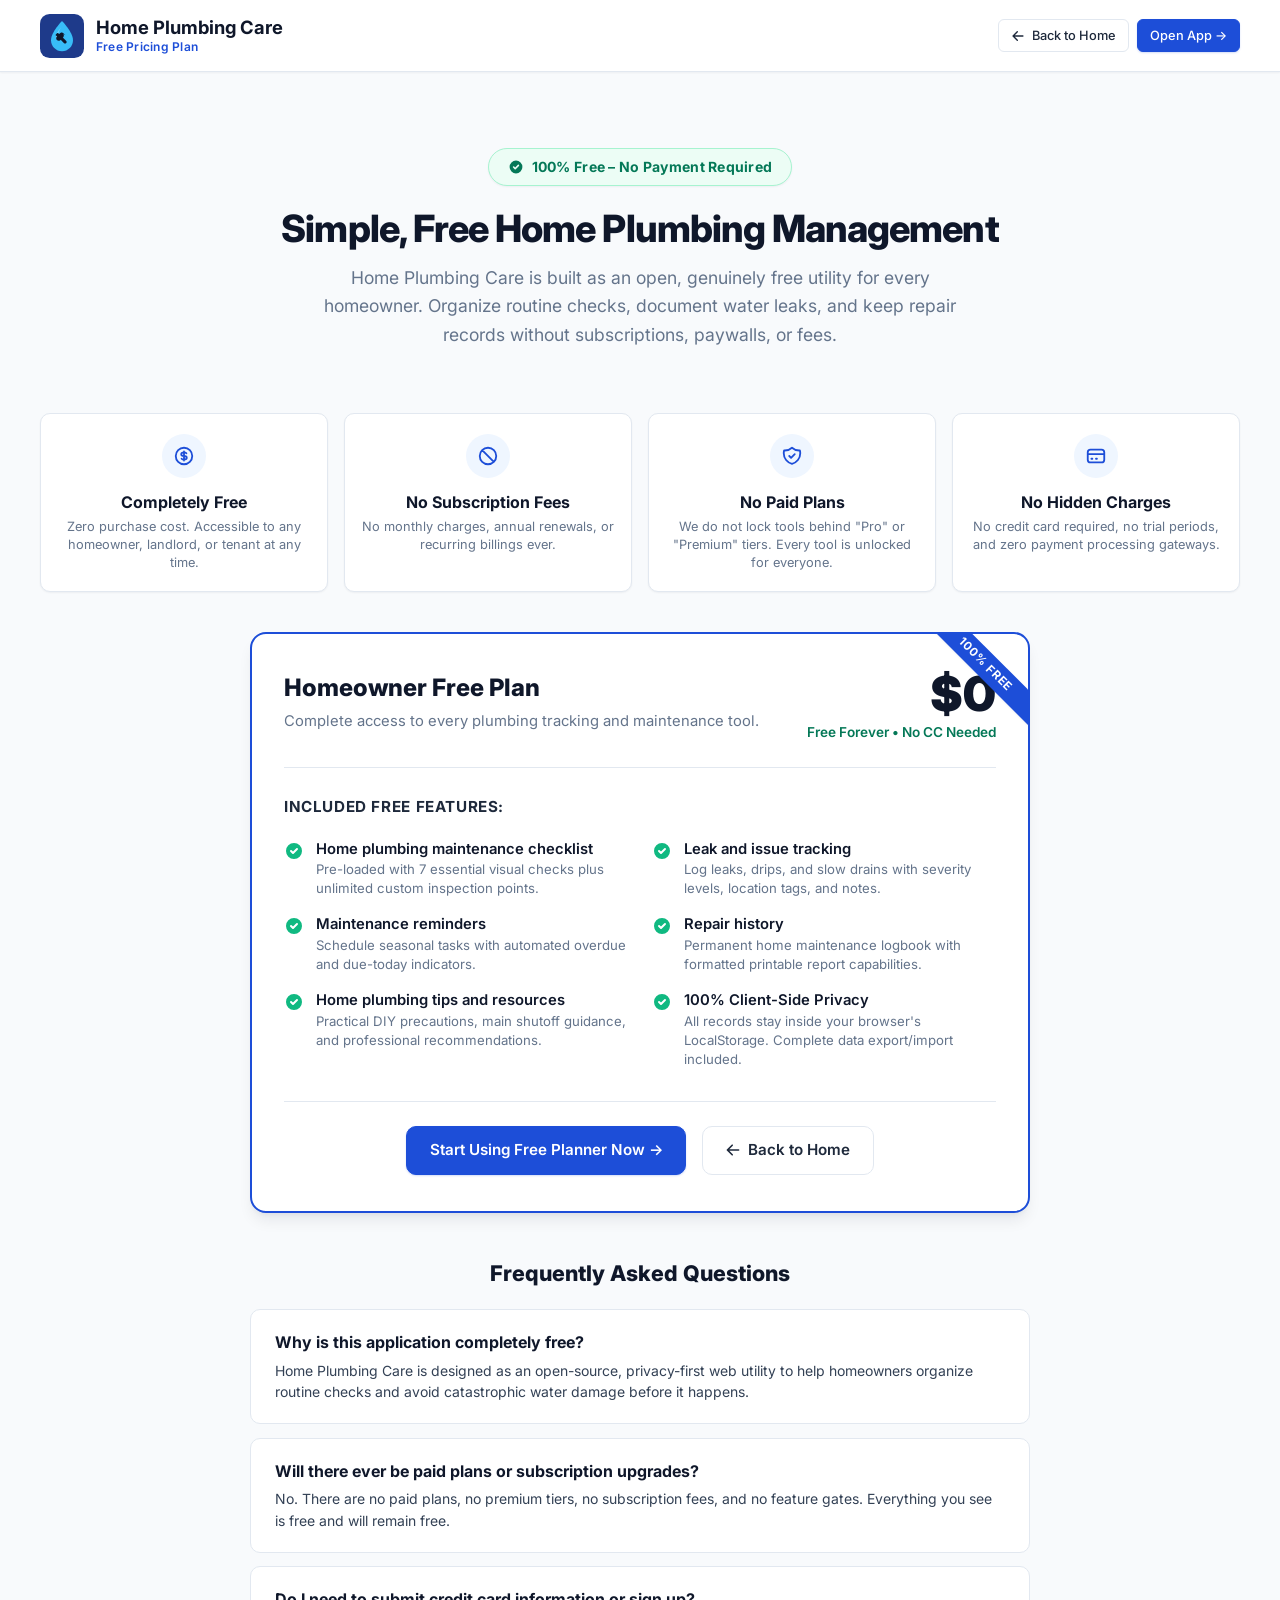
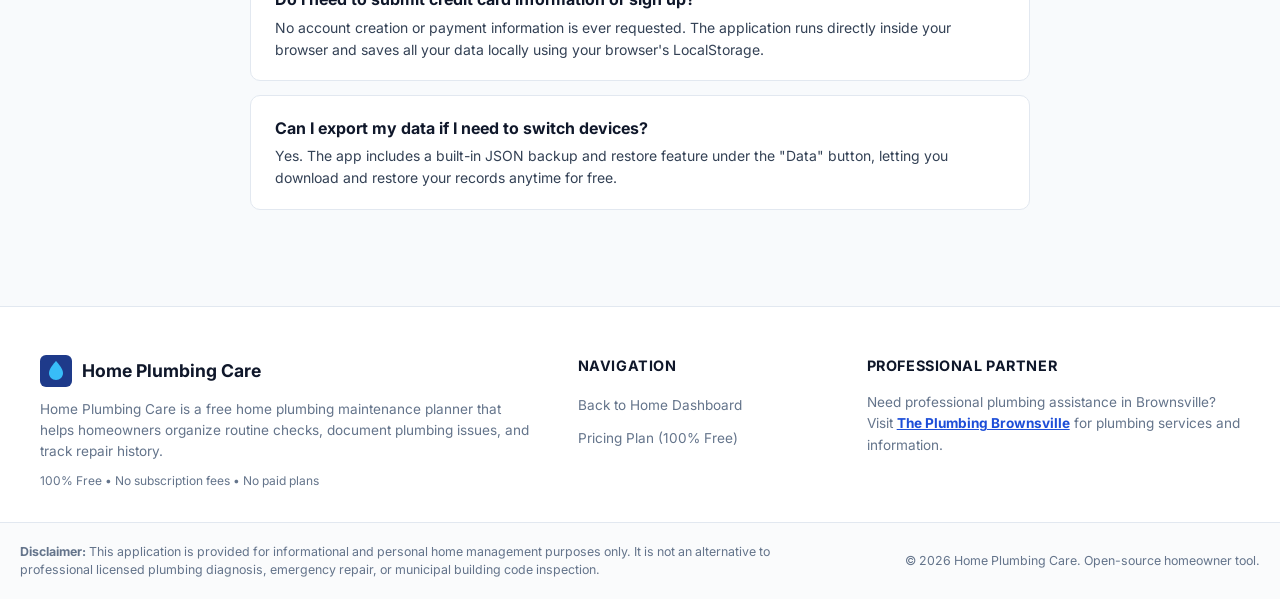
<file: pricing.html>
<!DOCTYPE html>
<html lang="en">

<head>
  <meta charset="UTF-8">
  <meta name="viewport" content="width=device-width, initial-scale=1.0">
  <title>Home Plumbing Care – Free Pricing</title>

  <!-- SEO & Social Meta Tags -->
  <meta name="description"
    content="Simple, Free Home Plumbing Management. 100% Free with no subscription fees, no paid plans, and no hidden charges. Use checklists, leak tracking, reminders, and repair history at zero cost.">
  <meta name="keywords"
    content="plumbing care pricing, free plumbing planner, free leak tracker, home plumbing maintenance free">
  <meta name="theme-color" content="#0f172a">

  <!-- Open Graph / Facebook -->
  <meta property="og:type" content="website">
  <meta property="og:title" content="Home Plumbing Care – Free Pricing">
  <meta property="og:description" content="Simple, Free Home Plumbing Management. 100% Free – No Payment Required.">
  <meta property="og:image" content="favicon.svg">

  <!-- Favicon -->
  <link rel="icon" type="image/svg+xml" href="favicon.svg">

  <!-- Google Fonts Preconnect & Inter Font -->
  <link rel="preconnect" href="https://fonts.googleapis.com">
  <link rel="preconnect" href="https://fonts.gstatic.com" crossorigin>
  <link
    href="https://fonts.googleapis.com/css2?family=Inter:wght@300;400;500;600;700;800&family=JetBrains+Mono:wght@400;600&display=swap"
    rel="stylesheet">

  <!-- Main App Stylesheet -->
  <link rel="stylesheet" href="styles.css">

  <!-- Dedicated Pricing Page Custom Enhancements (Keeps styles.css untouched) -->
  <style>
    .pricing-hero {
      text-align: center;
      padding: 3rem 1rem 2.5rem;
      max-width: 860px;
      margin: 0 auto;
    }

    .pricing-free-badge {
      display: inline-flex;
      align-items: center;
      gap: 0.5rem;
      background: #ecfdf5;
      color: #047857;
      border: 1px solid #a7f3d0;
      padding: 0.45rem 1.15rem;
      border-radius: var(--radius-pill);
      font-size: 0.875rem;
      font-weight: 700;
      letter-spacing: 0.02em;
      margin-bottom: 1.25rem;
      box-shadow: var(--shadow-xs);
    }

    .pricing-free-badge svg {
      width: 16px;
      height: 16px;
    }

    .pricing-main-headline {
      font-size: 2.35rem;
      font-weight: 800;
      color: var(--color-navy-900);
      line-height: 1.2;
      letter-spacing: -0.025em;
      margin-bottom: 0.85rem;
    }

    .pricing-subheadline {
      font-size: 1.1rem;
      color: var(--color-text-muted);
      line-height: 1.6;
      max-width: 660px;
      margin: 0 auto 1.5rem;
    }

    /* Core 4 Guarantees Row */
    .guarantees-grid {
      display: grid;
      grid-template-columns: repeat(auto-fit, minmax(210px, 1fr));
      gap: 1rem;
      margin-bottom: 2.5rem;
    }

    .guarantee-card {
      background: #ffffff;
      border: 1px solid var(--color-border);
      border-radius: var(--radius-md);
      padding: 1.25rem 1rem;
      text-align: center;
      box-shadow: var(--shadow-xs);
      transition: all var(--transition-fast);
    }

    .guarantee-card:hover {
      border-color: var(--color-primary-border);
      transform: translateY(-2px);
      box-shadow: var(--shadow-sm);
    }

    .guarantee-icon-wrap {
      width: 44px;
      height: 44px;
      border-radius: 50%;
      background: #eff6ff;
      color: var(--color-primary);
      display: flex;
      align-items: center;
      justify-content: center;
      margin: 0 auto 0.75rem;
    }

    .guarantee-icon-wrap svg {
      width: 22px;
      height: 22px;
    }

    .guarantee-title {
      font-size: 1rem;
      font-weight: 700;
      color: var(--color-navy-900);
      margin-bottom: 0.25rem;
    }

    .guarantee-desc {
      font-size: 0.8rem;
      color: var(--color-text-muted);
      line-height: 1.4;
    }

    /* Single Dedicated Master Free Card */
    .master-pricing-card {
      background: #ffffff;
      border: 2px solid var(--color-primary);
      border-radius: var(--radius-lg);
      padding: 2.25rem 2rem;
      max-width: 780px;
      margin: 0 auto 2.75rem;
      box-shadow: var(--shadow-lg);
      position: relative;
      overflow: hidden;
    }

    .master-card-ribbon {
      position: absolute;
      top: 18px;
      right: -32px;
      background: var(--color-primary);
      color: #ffffff;
      padding: 4px 40px;
      font-size: 0.725rem;
      font-weight: 700;
      transform: rotate(45deg);
      box-shadow: var(--shadow-xs);
      text-transform: uppercase;
      letter-spacing: 0.05em;
    }

    .master-card-header {
      display: flex;
      justify-content: space-between;
      align-items: flex-start;
      gap: 1.5rem;
      padding-bottom: 1.5rem;
      border-bottom: 1px solid var(--color-border);
      flex-wrap: wrap;
    }

    .plan-title-area h3 {
      font-size: 1.5rem;
      font-weight: 800;
      color: var(--color-navy-900);
      margin-bottom: 0.25rem;
    }

    .plan-title-area p {
      font-size: 0.925rem;
      color: var(--color-text-muted);
    }

    .price-display-area {
      text-align: right;
    }

    .price-huge {
      font-size: 3rem;
      font-weight: 900;
      color: var(--color-navy-900);
      line-height: 1;
    }

    .price-period {
      font-size: 0.85rem;
      font-weight: 600;
      color: var(--color-success-dark);
      margin-top: 0.25rem;
    }

    /* Included Features Checklist */
    .features-section-title {
      font-size: 0.95rem;
      font-weight: 700;
      color: var(--color-navy-800);
      text-transform: uppercase;
      letter-spacing: 0.04em;
      margin: 1.75rem 0 1.25rem;
    }

    .included-features-list {
      list-style: none;
      display: grid;
      grid-template-columns: repeat(auto-fit, minmax(300px, 1fr));
      gap: 1rem 1.5rem;
      margin-bottom: 2rem;
    }

    .feature-item {
      display: flex;
      align-items: flex-start;
      gap: 0.75rem;
      font-size: 0.925rem;
      color: var(--color-navy-900);
      line-height: 1.45;
    }

    .feature-check-icon {
      width: 20px;
      height: 20px;
      color: var(--color-success);
      flex-shrink: 0;
      margin-top: 2px;
    }

    .feature-item strong {
      display: block;
      color: var(--color-navy-900);
      font-weight: 600;
    }

    .feature-item span {
      font-size: 0.825rem;
      color: var(--color-text-muted);
      display: block;
    }

    /* Action Buttons Area */
    .pricing-cta-row {
      display: flex;
      align-items: center;
      justify-content: center;
      gap: 1rem;
      flex-wrap: wrap;
      padding-top: 1.5rem;
      border-top: 1px solid var(--color-border);
    }

    /* FAQ section */
    .pricing-faq-section {
      max-width: 780px;
      margin: 0 auto 3rem;
    }

    .faq-title {
      font-size: 1.35rem;
      font-weight: 800;
      color: var(--color-navy-900);
      margin-bottom: 1.25rem;
      text-align: center;
    }

    .faq-grid {
      display: flex;
      flex-direction: column;
      gap: 0.85rem;
    }

    .faq-card {
      background: #ffffff;
      border: 1px solid var(--color-border);
      border-radius: var(--radius-md);
      padding: 1.25rem 1.5rem;
    }

    .faq-question {
      font-size: 1rem;
      font-weight: 700;
      color: var(--color-navy-900);
      margin-bottom: 0.35rem;
    }

    .faq-answer {
      font-size: 0.875rem;
      color: var(--color-navy-700);
      line-height: 1.55;
    }

    @media (max-width: 640px) {
      .pricing-main-headline {
        font-size: 1.85rem;
      }

      .master-pricing-card {
        padding: 1.5rem 1.25rem;
      }

      .master-card-header {
        flex-direction: column;
        align-items: flex-start;
      }

      .price-display-area {
        text-align: left;
      }

      .pricing-cta-row .btn {
        width: 100%;
      }

      .included-features-list {
        grid-template-columns: 1fr;
      }
    }
  </style>
</head>

<body>

  <!-- App Header -->
  <header class="app-header" role="banner">
    <div class="header-container">
      <a href="index.html" class="brand" aria-label="Home Plumbing Care Home">
        <div class="logo-wrapper">
          <svg class="brand-icon" viewBox="0 0 64 64" fill="none" xmlns="http://www.w3.org/2000/svg" aria-hidden="true">
            <rect width="64" height="64" rx="14" fill="#1e3a8a" />
            <path d="M32 10 C32 10, 16 26, 16 38 C16 46.84 23.16 54 32 54 C40.84 54 48 46.84 48 38 C48 26 32 10 32 10 Z"
              fill="#38bdf8" />
            <path d="M23 35 C23 30 26 25 31 19 C28 23 26 28 26 33 C26 35 27 37 28 39 C25 37 23 35 23 35 Z"
              fill="#ffffff" opacity="0.4" />
            <path
              d="M37 31 L34 28 C33.4 27.4 32.6 27 31.7 27 C30.2 27 29 27.8 28.4 29 L26.2 28 C25.8 27.6 25.2 27.6 24.8 28 L23 29.8 C22.6 30.2 22.6 30.8 23 31.2 L25 32.4 C24.2 33 23.5 34.1 23.5 35.3 C23.5 37.3 25.2 39 27.2 39 C28.4 39 29.5 38.3 30.1 37.5 L35 42.4 C35.4 42.8 36 43 36.6 43 C37.8 43 38.8 42 38.8 40.8 C38.8 40.2 38.6 39.6 38.2 39.2 L33.2 34.2 C34 33.6 34.7 32.5 34.7 31.3 C34.7 30.5 34.4 29.8 34 29.2 L37 31 Z"
              fill="#0f172a" />
          </svg>
        </div>
        <div class="brand-text">
          <span class="brand-title">Home Plumbing Care</span>
          <span class="brand-badge">Free Pricing Plan</span>
        </div>
      </a>

      <!-- Header Action Controls -->
      <div class="header-actions">
        <a href="index.html" class="btn btn-outline btn-sm" aria-label="Return to Main Dashboard">
          <svg class="icon" viewBox="0 0 20 20" fill="currentColor" aria-hidden="true">
            <path fill-rule="evenodd"
              d="M9.707 16.707a1 1 0 01-1.414 0l-6-6a1 1 0 010-1.414l6-6a1 1 0 011.414 1.414L5.414 9H17a1 1 0 110 2H5.414l4.293 4.293a1 1 0 010 1.414z"
              clip-rule="evenodd" />
          </svg>
          <span>Back to Home</span>
        </a>
        <a href="index.html" class="btn btn-primary btn-sm" aria-label="Open Plumbing Planner Application">
          <span>Open App &rarr;</span>
        </a>
      </div>
    </div>
  </header>

  <!-- Main Pricing Page Content -->
  <main class="app-main-content">

    <!-- Hero Section -->
    <section class="pricing-hero">
      <div class="pricing-free-badge">
        <svg viewBox="0 0 20 20" fill="currentColor" aria-hidden="true">
          <path fill-rule="evenodd"
            d="M10 18a8 8 0 100-16 8 8 0 000 16zm3.707-9.293a1 1 0 00-1.414-1.414L9 10.586 7.707 9.293a1 1 0 00-1.414 1.414l2 2a1 1 0 001.414 0l4-4z"
            clip-rule="evenodd" />
        </svg>
        <span>100% Free – No Payment Required</span>
      </div>

      <h1 class="pricing-main-headline">Simple, Free Home Plumbing Management</h1>
      <p class="pricing-subheadline">
        Home Plumbing Care is built as an open, genuinely free utility for every homeowner. Organize routine checks,
        document water leaks, and keep repair records without subscriptions, paywalls, or fees.
      </p>
    </section>

    <!-- 4 Core Free Guarantees -->
    <div class="guarantees-grid">
      <div class="guarantee-card">
        <div class="guarantee-icon-wrap">
          <svg viewBox="0 0 24 24" fill="none" stroke="currentColor" stroke-width="2">
            <path stroke-linecap="round" stroke-linejoin="round"
              d="M12 8c-1.657 0-3 .895-3 2s1.343 2 3 2 3 .895 3 2-1.343 2-3 2m0-8c1.11 0 2.08.402 2.599 1M12 8V7m0 1v8m0 0v1m0-1c-1.11 0-2.08-.402-2.599-1M21 12a9 9 0 11-18 0 9 9 0 0118 0z" />
          </svg>
        </div>
        <h4 class="guarantee-title">Completely Free</h4>
        <p class="guarantee-desc">Zero purchase cost. Accessible to any homeowner, landlord, or tenant at any time.</p>
      </div>

      <div class="guarantee-card">
        <div class="guarantee-icon-wrap">
          <svg viewBox="0 0 24 24" fill="none" stroke="currentColor" stroke-width="2">
            <path stroke-linecap="round" stroke-linejoin="round"
              d="M18.364 18.364A9 9 0 005.636 5.636m12.728 12.728A9 9 0 015.636 5.636m12.728 12.728L5.636 5.636" />
          </svg>
        </div>
        <h4 class="guarantee-title">No Subscription Fees</h4>
        <p class="guarantee-desc">No monthly charges, annual renewals, or recurring billings ever.</p>
      </div>

      <div class="guarantee-card">
        <div class="guarantee-icon-wrap">
          <svg viewBox="0 0 24 24" fill="none" stroke="currentColor" stroke-width="2">
            <path stroke-linecap="round" stroke-linejoin="round"
              d="M9 12l2 2 4-4m5.618-4.016A11.955 11.955 0 0112 2.944a11.955 11.955 0 01-8.618 3.04A12.02 12.02 0 003 9c0 5.591 3.824 10.29 9 11.622 5.176-1.332 9-6.03 9-11.622 0-1.042-.133-2.052-.382-3.016z" />
          </svg>
        </div>
        <h4 class="guarantee-title">No Paid Plans</h4>
        <p class="guarantee-desc">We do not lock tools behind "Pro" or "Premium" tiers. Every tool is unlocked for
          everyone.</p>
      </div>

      <div class="guarantee-card">
        <div class="guarantee-icon-wrap">
          <svg viewBox="0 0 24 24" fill="none" stroke="currentColor" stroke-width="2">
            <path stroke-linecap="round" stroke-linejoin="round"
              d="M3 10h18M7 15h1m4 0h1m-7 4h12a3 3 0 003-3V8a3 3 0 00-3-3H6a3 3 0 00-3 3v8a3 3 0 003 3z" />
          </svg>
        </div>
        <h4 class="guarantee-title">No Hidden Charges</h4>
        <p class="guarantee-desc">No credit card required, no trial periods, and zero payment processing gateways.</p>
      </div>
    </div>

    <!-- Master Free Plan Card -->
    <div class="master-pricing-card">
      <div class="master-card-ribbon">100% Free</div>

      <div class="master-card-header">
        <div class="plan-title-area">
          <h3>Homeowner Free Plan</h3>
          <p>Complete access to every plumbing tracking and maintenance tool.</p>
        </div>
        <div class="price-display-area">
          <div class="price-huge">$0</div>
          <div class="price-period">Free Forever &bull; No CC Needed</div>
        </div>
      </div>

      <h4 class="features-section-title">Included Free Features:</h4>

      <ul class="included-features-list">
        <!-- Feature 1: Checklist -->
        <li class="feature-item">
          <svg class="feature-check-icon" viewBox="0 0 20 20" fill="currentColor">
            <path fill-rule="evenodd"
              d="M10 18a8 8 0 100-16 8 8 0 000 16zm3.707-9.293a1 1 0 00-1.414-1.414L9 10.586 7.707 9.293a1 1 0 00-1.414 1.414l2 2a1 1 0 001.414 0l4-4z"
              clip-rule="evenodd" />
          </svg>
          <div>
            <strong>Home plumbing maintenance checklist</strong>
            <span>Pre-loaded with 7 essential visual checks plus unlimited custom inspection points.</span>
          </div>
        </li>

        <!-- Feature 2: Leak & Issue Tracking -->
        <li class="feature-item">
          <svg class="feature-check-icon" viewBox="0 0 20 20" fill="currentColor">
            <path fill-rule="evenodd"
              d="M10 18a8 8 0 100-16 8 8 0 000 16zm3.707-9.293a1 1 0 00-1.414-1.414L9 10.586 7.707 9.293a1 1 0 00-1.414 1.414l2 2a1 1 0 001.414 0l4-4z"
              clip-rule="evenodd" />
          </svg>
          <div>
            <strong>Leak and issue tracking</strong>
            <span>Log leaks, drips, and slow drains with severity levels, location tags, and notes.</span>
          </div>
        </li>

        <!-- Feature 3: Maintenance Reminders -->
        <li class="feature-item">
          <svg class="feature-check-icon" viewBox="0 0 20 20" fill="currentColor">
            <path fill-rule="evenodd"
              d="M10 18a8 8 0 100-16 8 8 0 000 16zm3.707-9.293a1 1 0 00-1.414-1.414L9 10.586 7.707 9.293a1 1 0 00-1.414 1.414l2 2a1 1 0 001.414 0l4-4z"
              clip-rule="evenodd" />
          </svg>
          <div>
            <strong>Maintenance reminders</strong>
            <span>Schedule seasonal tasks with automated overdue and due-today indicators.</span>
          </div>
        </li>

        <!-- Feature 4: Repair History -->
        <li class="feature-item">
          <svg class="feature-check-icon" viewBox="0 0 20 20" fill="currentColor">
            <path fill-rule="evenodd"
              d="M10 18a8 8 0 100-16 8 8 0 000 16zm3.707-9.293a1 1 0 00-1.414-1.414L9 10.586 7.707 9.293a1 1 0 00-1.414 1.414l2 2a1 1 0 001.414 0l4-4z"
              clip-rule="evenodd" />
          </svg>
          <div>
            <strong>Repair history</strong>
            <span>Permanent home maintenance logbook with formatted printable report capabilities.</span>
          </div>
        </li>

        <!-- Feature 5: Home Plumbing Tips and Resources -->
        <li class="feature-item">
          <svg class="feature-check-icon" viewBox="0 0 20 20" fill="currentColor">
            <path fill-rule="evenodd"
              d="M10 18a8 8 0 100-16 8 8 0 000 16zm3.707-9.293a1 1 0 00-1.414-1.414L9 10.586 7.707 9.293a1 1 0 00-1.414 1.414l2 2a1 1 0 001.414 0l4-4z"
              clip-rule="evenodd" />
          </svg>
          <div>
            <strong>Home plumbing tips and resources</strong>
            <span>Practical DIY precautions, main shutoff guidance, and professional recommendations.</span>
          </div>
        </li>

        <!-- Feature 6: Privacy & LocalStorage -->
        <li class="feature-item">
          <svg class="feature-check-icon" viewBox="0 0 20 20" fill="currentColor">
            <path fill-rule="evenodd"
              d="M10 18a8 8 0 100-16 8 8 0 000 16zm3.707-9.293a1 1 0 00-1.414-1.414L9 10.586 7.707 9.293a1 1 0 00-1.414 1.414l2 2a1 1 0 001.414 0l4-4z"
              clip-rule="evenodd" />
          </svg>
          <div>
            <strong>100% Client-Side Privacy</strong>
            <span>All records stay inside your browser's LocalStorage. Complete data export/import included.</span>
          </div>
        </li>
      </ul>

      <!-- Action Buttons Row -->
      <div class="pricing-cta-row">
        <a href="index.html" class="btn btn-primary btn-large">
          <span>Start Using Free Planner Now &rarr;</span>
        </a>
        <a href="index.html" class="btn btn-outline btn-large">
          <svg class="icon" viewBox="0 0 20 20" fill="currentColor" aria-hidden="true">
            <path fill-rule="evenodd"
              d="M9.707 16.707a1 1 0 01-1.414 0l-6-6a1 1 0 010-1.414l6-6a1 1 0 011.414 1.414L5.414 9H17a1 1 0 110 2H5.414l4.293 4.293a1 1 0 010 1.414z"
              clip-rule="evenodd" />
          </svg>
          <span>Back to Home</span>
        </a>
      </div>
    </div>

    <!-- Frequently Asked Questions -->
    <section class="pricing-faq-section">
      <h3 class="faq-title">Frequently Asked Questions</h3>

      <div class="faq-grid">
        <div class="faq-card">
          <h4 class="faq-question">Why is this application completely free?</h4>
          <p class="faq-answer">
            Home Plumbing Care is designed as an open-source, privacy-first web utility to help homeowners organize
            routine checks and avoid catastrophic water damage before it happens.
          </p>
        </div>

        <div class="faq-card">
          <h4 class="faq-question">Will there ever be paid plans or subscription upgrades?</h4>
          <p class="faq-answer">
            No. There are no paid plans, no premium tiers, no subscription fees, and no feature gates. Everything you
            see is free and will remain free.
          </p>
        </div>

        <div class="faq-card">
          <h4 class="faq-question">Do I need to submit credit card information or sign up?</h4>
          <p class="faq-answer">
            No account creation or payment information is ever requested. The application runs directly inside your
            browser and saves all your data locally using your browser's LocalStorage.
          </p>
        </div>

        <div class="faq-card">
          <h4 class="faq-question">Can I export my data if I need to switch devices?</h4>
          <p class="faq-answer">
            Yes. The app includes a built-in JSON backup and restore feature under the "Data" button, letting you
            download and restore your records anytime for free.
          </p>
        </div>
      </div>
    </section>

  </main>

  <!-- App Footer -->
  <footer class="app-footer" role="contentinfo">
    <div class="footer-container">
      <div class="footer-col brand-col">
        <div class="brand-footer">
          <svg class="brand-icon-sm" viewBox="0 0 64 64" fill="none">
            <rect width="64" height="64" rx="12" fill="#1e3a8a" />
            <path d="M32 12 C32 12 18 26 18 36 C18 44 24 50 32 50 C40 50 46 44 46 36 C46 26 32 12 32 12 Z"
              fill="#38bdf8" />
          </svg>
          <span class="footer-brand-title">Home Plumbing Care</span>
        </div>
        <p class="footer-text">
          Home Plumbing Care is a free home plumbing maintenance planner that helps homeowners organize routine checks,
          document plumbing issues, and track repair history.
        </p>
        <p class="footer-subtext text-xs text-muted">
          100% Free &bull; No subscription fees &bull; No paid plans
        </p>
      </div>

      <div class="footer-col">
        <h4 class="footer-heading">Navigation</h4>
        <ul class="footer-nav">
          <li><a href="index.html">Back to Home Dashboard</a></li>
          <li><a href="pricing.html">Pricing Plan (100% Free)</a></li>
        </ul>
      </div>

      <div class="footer-col">
        <h4 class="footer-heading">Professional Partner</h4>
        <p class="footer-text text-sm">
          Need professional plumbing assistance in Brownsville? Visit <a href="https://www.theplumbingbrownsville.com/"
            target="_blank" rel="noopener noreferrer" class="footer-link-highlight">The Plumbing Brownsville</a> for
          plumbing services and information.
        </p>
      </div>
    </div>

    <div class="footer-bottom">
      <div class="footer-bottom-container">
        <p class="disclaimer-text">
          <strong>Disclaimer:</strong> This application is provided for informational and personal home management
          purposes only. It is not an alternative to professional licensed plumbing diagnosis, emergency repair, or
          municipal building code inspection.
        </p>
        <p class="copyright-text">
          &copy; 2026 Home Plumbing Care. Open-source homeowner tool.
        </p>
      </div>
    </div>
  </footer>

</body>

</html>
</file>
<file: styles.css>
/* ==========================================================================
   Home Plumbing Care – Leak & Maintenance Planner
   Premium SaaS Style Stylesheet
   ========================================================================== */

/* --------------------------------------------------------------------------
   CSS Variables & Design Tokens
   -------------------------------------------------------------------------- */
:root {
  --color-navy-dark: #090e17;
  --color-navy-900: #0f172a;
  --color-navy-800: #1e293b;
  --color-navy-700: #334155;
  --color-primary: #1d4ed8;
  --color-primary-hover: #1e40af;
  --color-primary-light: #eff6ff;
  --color-primary-border: #bfdbfe;
  --color-cyan: #0284c7;
  --color-cyan-light: #e0f2fe;

  --color-bg-app: #f8fafc;
  --color-bg-card: #ffffff;
  --color-bg-subtle: #f1f5f9;

  --color-border: #e2e8f0;
  --color-border-subtle: #cbd5e1;
  --color-border-dark: #475569;

  --color-text-main: #0f172a;
  --color-text-muted: #64748b;
  --color-text-light: #94a3b8;
  --color-text-white: #ffffff;

  /* Status Colors */
  --color-success: #10b981;
  --color-success-dark: #047857;
  --color-success-bg: #ecfdf5;
  --color-success-border: #a7f3d0;

  --color-warning: #f59e0b;
  --color-warning-dark: #b45309;
  --color-warning-bg: #fffbeb;
  --color-warning-border: #fde68a;

  --color-danger: #ef4444;
  --color-danger-dark: #b91c1c;
  --color-danger-bg: #fef2f2;
  --color-danger-border: #fecaca;

  --color-emergency: #be123c;
  --color-emergency-bg: #fff1f2;

  /* Typography */
  --font-sans: 'Inter', -apple-system, BlinkMacSystemFont, 'Segoe UI', Roboto, Helvetica, Arial, sans-serif;
  --font-mono: 'JetBrains Mono', Consolas, monospace;

  /* Geometry & Shadows */
  --radius-sm: 6px;
  --radius-md: 10px;
  --radius-lg: 16px;
  --radius-xl: 20px;
  --radius-pill: 9999px;

  --shadow-xs: 0 1px 2px 0 rgba(15, 23, 42, 0.05);
  --shadow-sm: 0 1px 3px 0 rgba(15, 23, 42, 0.08), 0 1px 2px -1px rgba(15, 23, 42, 0.08);
  --shadow-md: 0 4px 6px -1px rgba(15, 23, 42, 0.08), 0 2px 4px -2px rgba(15, 23, 42, 0.08);
  --shadow-lg: 0 10px 15px -3px rgba(15, 23, 42, 0.08), 0 4px 6px -4px rgba(15, 23, 42, 0.08);
  --shadow-xl: 0 20px 25px -5px rgba(15, 23, 42, 0.1), 0 8px 10px -6px rgba(15, 23, 42, 0.1);

  --transition-fast: 150ms cubic-bezier(0.4, 0, 0.2, 1);
  --transition-normal: 250ms cubic-bezier(0.4, 0, 0.2, 1);

  --max-content-width: 1240px;
}

/* --------------------------------------------------------------------------
   Reset & Base Styles
   -------------------------------------------------------------------------- */
*,
*::before,
*::after {
  box-sizing: border-box;
  margin: 0;
  padding: 0;
}

html {
  font-size: 16px;
  scroll-behavior: smooth;
  -webkit-text-size-adjust: 100%;
}

body {
  font-family: var(--font-sans);
  background-color: var(--color-bg-app);
  color: var(--color-text-main);
  line-height: 1.5;
  min-height: 100vh;
  display: flex;
  flex-direction: column;
  -webkit-font-smoothing: antialiased;
}

/* Accessibility: Skip Link */
.skip-link {
  position: absolute;
  top: -40px;
  left: 12px;
  background: var(--color-primary);
  color: #fff;
  padding: 8px 16px;
  z-index: 9999;
  border-radius: var(--radius-sm);
  font-weight: 600;
  transition: top var(--transition-fast);
  text-decoration: none;
}

.skip-link:focus {
  top: 12px;
}

/* Utilities */
.sr-only {
  position: absolute;
  width: 1px;
  height: 1px;
  padding: 0;
  margin: -1px;
  overflow: hidden;
  clip: rect(0, 0, 0, 0);
  white-space: nowrap;
  border-width: 0;
}

.text-muted {
  color: var(--color-text-muted);
}

.text-xs {
  font-size: 0.75rem;
}

.text-sm {
  font-size: 0.875rem;
}

.text-danger {
  color: var(--color-danger);
}

.w-100 {
  width: 100%;
}

.mb-4 {
  margin-bottom: 1rem;
}

.d-none {
  display: none !important;
}

/* --------------------------------------------------------------------------
   Header & Navigation
   -------------------------------------------------------------------------- */
.app-header {
  background: #ffffff;
  border-bottom: 1px solid var(--color-border);
  position: sticky;
  top: 0;
  z-index: 100;
  box-shadow: var(--shadow-xs);
}

.header-container {
  max-width: var(--max-content-width);
  margin: 0 auto;
  padding: 0.85rem 1.25rem;
  display: flex;
  align-items: center;
  justify-content: space-between;
  gap: 1rem;
}

.brand {
  display: flex;
  align-items: center;
  gap: 0.75rem;
  text-decoration: none;
}

.logo-wrapper {
  width: 44px;
  height: 44px;
  flex-shrink: 0;
}

.brand-icon {
  width: 100%;
  height: 100%;
  display: block;
}

.brand-text {
  display: flex;
  flex-direction: column;
}

.brand-title {
  font-size: 1.15rem;
  font-weight: 700;
  color: var(--color-navy-900);
  line-height: 1.2;
}

.brand-badge {
  font-size: 0.75rem;
  color: var(--color-primary);
  font-weight: 600;
  letter-spacing: 0.02em;
}

.header-actions {
  display: flex;
  align-items: center;
  gap: 0.5rem;
}

/* Nav Tabs */
.nav-tabs-wrapper {
  background: #ffffff;
  border-top: 1px solid #f1f5f9;
}

.nav-tabs {
  max-width: var(--max-content-width);
  margin: 0 auto;
  padding: 0 1rem;
  display: flex;
  gap: 0.25rem;
  overflow-x: auto;
  scrollbar-width: none;
  -webkit-overflow-scrolling: touch;
}

.nav-tabs::-webkit-scrollbar {
  display: none;
}

.nav-tab {
  display: inline-flex;
  align-items: center;
  gap: 0.45rem;
  padding: 0.75rem 0.9rem;
  border: none;
  background: transparent;
  color: var(--color-text-muted);
  font-family: inherit;
  font-size: 0.875rem;
  font-weight: 500;
  cursor: pointer;
  white-space: nowrap;
  border-bottom: 2px solid transparent;
  transition: all var(--transition-fast);
}

.nav-tab:hover {
  color: var(--color-navy-900);
  background-color: var(--color-bg-subtle);
}

.nav-tab.active {
  color: var(--color-primary);
  border-bottom-color: var(--color-primary);
  font-weight: 600;
}

.nav-tab-icon {
  width: 18px;
  height: 18px;
  flex-shrink: 0;
}

.nav-badge {
  display: inline-flex;
  align-items: center;
  justify-content: center;
  padding: 0.1rem 0.45rem;
  font-size: 0.7rem;
  font-weight: 700;
  border-radius: var(--radius-pill);
  background-color: var(--color-bg-subtle);
  color: var(--color-text-muted);
}

.nav-badge.alert {
  background-color: var(--color-danger-bg);
  color: var(--color-danger-dark);
}

.nav-badge.warning {
  background-color: var(--color-warning-bg);
  color: var(--color-warning-dark);
}

/* --------------------------------------------------------------------------
   Safety Alert Banner
   -------------------------------------------------------------------------- */
.safety-banner {
  background: #fffbeb;
  border-bottom: 1px solid #fef08a;
  color: #92400e;
  font-size: 0.825rem;
  padding: 0.65rem 1.25rem;
}

.safety-banner-content {
  max-width: var(--max-content-width);
  margin: 0 auto;
  display: flex;
  align-items: center;
  gap: 0.75rem;
}

.safety-icon-box {
  width: 20px;
  height: 20px;
  flex-shrink: 0;
  color: #d97706;
}

.safety-icon-box svg {
  width: 100%;
  height: 100%;
}

.safety-text {
  flex: 1;
  line-height: 1.45;
}

.safety-dismiss-btn {
  background: transparent;
  border: none;
  font-size: 1.25rem;
  line-height: 1;
  color: #92400e;
  cursor: pointer;
  padding: 0.2rem 0.4rem;
  border-radius: var(--radius-sm);
  transition: background-color var(--transition-fast);
}

.safety-dismiss-btn:hover {
  background-color: #fef08a;
}

/* --------------------------------------------------------------------------
   Main Content Layout
   -------------------------------------------------------------------------- */
.app-main-content {
  flex: 1;
  max-width: var(--max-content-width);
  width: 100%;
  margin: 0 auto;
  padding: 1.75rem 1.25rem 3rem 1.25rem;
}

.tab-view {
  display: none;
}

.tab-view.active {
  display: block;
  animation: fadeIn 200ms ease-out;
}

@keyframes fadeIn {
  from {
    opacity: 0;
    transform: translateY(4px);
  }

  to {
    opacity: 1;
    transform: translateY(0);
  }
}

/* --------------------------------------------------------------------------
   Buttons & Interactive Elements
   -------------------------------------------------------------------------- */
.btn {
  display: inline-flex;
  align-items: center;
  justify-content: center;
  gap: 0.45rem;
  font-family: inherit;
  font-size: 0.875rem;
  font-weight: 500;
  padding: 0.55rem 1rem;
  border-radius: var(--radius-md);
  border: 1px solid transparent;
  cursor: pointer;
  transition: all var(--transition-fast);
  text-decoration: none;
  white-space: nowrap;
}

.btn .icon {
  width: 16px;
  height: 16px;
}

.btn-primary {
  background-color: var(--color-primary);
  color: #ffffff;
  border-color: var(--color-primary);
  box-shadow: 0 1px 2px rgba(29, 78, 216, 0.2);
}

.btn-primary:hover {
  background-color: var(--color-primary-hover);
  border-color: var(--color-primary-hover);
}

.btn-secondary {
  background-color: var(--color-bg-subtle);
  color: var(--color-navy-900);
  border-color: var(--color-border);
}

.btn-secondary:hover {
  background-color: #e2e8f0;
}

.btn-outline {
  background-color: #ffffff;
  color: var(--color-navy-800);
  border-color: var(--color-border);
}

.btn-outline:hover {
  background-color: var(--color-bg-subtle);
  border-color: var(--color-border-subtle);
}

.btn-ghost {
  background-color: transparent;
  color: var(--color-text-muted);
}

.btn-ghost:hover {
  background-color: var(--color-bg-subtle);
  color: var(--color-navy-900);
}

.btn-light {
  background-color: #ffffff;
  color: var(--color-navy-900);
  font-weight: 600;
}

.btn-light:hover {
  background-color: #f8fafc;
}

.btn-outline-white {
  background-color: transparent;
  color: #ffffff;
  border-color: rgba(255, 255, 255, 0.35);
}

.btn-outline-white:hover {
  background-color: rgba(255, 255, 255, 0.1);
  border-color: #ffffff;
}

.btn-danger {
  background-color: var(--color-danger);
  color: #ffffff;
}

.btn-danger:hover {
  background-color: var(--color-danger-dark);
}

.btn-sm {
  padding: 0.35rem 0.75rem;
  font-size: 0.8rem;
  border-radius: var(--radius-sm);
}

.btn-sm .icon {
  width: 14px;
  height: 14px;
}

.btn-xs {
  padding: 0.25rem 0.5rem;
  font-size: 0.75rem;
  border-radius: var(--radius-sm);
}

.btn-large {
  padding: 0.75rem 1.4rem;
  font-size: 0.95rem;
  font-weight: 600;
  border-radius: var(--radius-md);
}

/* --------------------------------------------------------------------------
   Dashboard View Styles
   -------------------------------------------------------------------------- */
.dashboard-hero {
  background: linear-gradient(135deg, #0f172a 0%, #1e3a8a 100%);
  border-radius: var(--radius-lg);
  padding: 2rem 2.25rem;
  color: #ffffff;
  display: flex;
  align-items: center;
  justify-content: space-between;
  gap: 1.5rem;
  margin-bottom: 1.75rem;
  box-shadow: var(--shadow-md);
}

.hero-heading {
  font-size: 1.65rem;
  font-weight: 800;
  letter-spacing: -0.02em;
  margin-bottom: 0.35rem;
}

.hero-subtext {
  color: #bfdbfe;
  font-size: 0.95rem;
  max-width: 580px;
}

.hero-actions {
  display: flex;
  gap: 0.75rem;
  flex-shrink: 0;
}

/* Metrics Grid */
.metrics-grid {
  display: grid;
  grid-template-columns: repeat(auto-fit, minmax(240px, 1fr));
  gap: 1.25rem;
  margin-bottom: 1.75rem;
}

.metric-card {
  background: var(--color-bg-card);
  border: 1px solid var(--color-border);
  border-radius: var(--radius-md);
  padding: 1.25rem;
  box-shadow: var(--shadow-xs);
  transition: all var(--transition-normal);
  cursor: pointer;
  display: flex;
  flex-direction: column;
}

.metric-card:hover {
  transform: translateY(-2px);
  box-shadow: var(--shadow-md);
  border-color: var(--color-primary-border);
}

.metric-header {
  display: flex;
  align-items: center;
  justify-content: space-between;
  margin-bottom: 0.75rem;
}

.metric-label {
  font-size: 0.825rem;
  font-weight: 600;
  color: var(--color-text-muted);
  text-transform: uppercase;
  letter-spacing: 0.04em;
}

.metric-icon-wrap {
  width: 36px;
  height: 36px;
  border-radius: var(--radius-md);
  display: flex;
  align-items: center;
  justify-content: center;
}

.metric-icon-wrap svg {
  width: 20px;
  height: 20px;
}

.bg-blue-subtle {
  background-color: #eff6ff;
  color: #2563eb;
}

.bg-cyan-subtle {
  background-color: #ecfeff;
  color: #0891b2;
}

.bg-amber-subtle {
  background-color: #fffbeb;
  color: #d97706;
}

.bg-emerald-subtle {
  background-color: #ecfdf5;
  color: #059669;
}

.bg-purple-subtle {
  background-color: #faf5ff;
  color: #9333ea;
}

.bg-rose-subtle {
  background-color: #fff1f2;
  color: #e11d48;
}

.metric-value-row {
  display: flex;
  align-items: baseline;
  gap: 0.75rem;
  margin-bottom: 0.5rem;
}

.metric-value {
  font-size: 1.85rem;
  font-weight: 800;
  color: var(--color-navy-900);
  line-height: 1.1;
}

.metric-pill {
  font-size: 0.75rem;
  font-weight: 600;
  padding: 0.2rem 0.55rem;
  border-radius: var(--radius-pill);
  background: var(--color-bg-subtle);
  color: var(--color-text-muted);
}

.metric-pill.alert {
  background: var(--color-danger-bg);
  color: var(--color-danger-dark);
}

.metric-pill.warning {
  background: var(--color-warning-bg);
  color: var(--color-warning-dark);
}

.metric-pill.success {
  background: var(--color-success-bg);
  color: var(--color-success-dark);
}

.progress-bar-container {
  width: 100%;
  height: 6px;
  background-color: #e2e8f0;
  border-radius: var(--radius-pill);
  overflow: hidden;
  margin: 0.5rem 0 0.4rem 0;
}

.progress-bar-container.full {
  height: 10px;
}

.progress-bar-fill {
  height: 100%;
  background: linear-gradient(90deg, #2563eb, #38bdf8);
  border-radius: var(--radius-pill);
  transition: width 400ms ease;
}

.metric-meta-stats {
  font-size: 0.775rem;
  color: var(--color-text-muted);
  font-weight: 500;
  margin-bottom: 0.25rem;
}

.metric-caption {
  font-size: 0.75rem;
  color: var(--color-text-light);
  margin-top: auto;
}

/* Dashboard Split Grid */
.dashboard-split-grid {
  display: grid;
  grid-template-columns: 1fr 1fr;
  gap: 1.25rem;
  margin-bottom: 1.75rem;
}

.content-card {
  background: var(--color-bg-card);
  border: 1px solid var(--color-border);
  border-radius: var(--radius-md);
  box-shadow: var(--shadow-xs);
  overflow: hidden;
}

.card-header-flex {
  padding: 1.15rem 1.25rem;
  border-bottom: 1px solid var(--color-border);
  display: flex;
  align-items: flex-start;
  justify-content: space-between;
  gap: 1rem;
}

.card-title {
  font-size: 1.05rem;
  font-weight: 700;
  color: var(--color-navy-900);
}

.card-subtitle {
  font-size: 0.8rem;
  color: var(--color-text-muted);
  margin-top: 0.15rem;
}

.card-body {
  padding: 1.25rem;
}

/* Urgent Alerts in Dashboard */
.alerts-container {
  display: flex;
  flex-direction: column;
  gap: 0.75rem;
}

.alert-item-card {
  display: flex;
  align-items: center;
  justify-content: space-between;
  padding: 0.75rem 1rem;
  border-radius: var(--radius-md);
  border-left: 4px solid var(--color-danger);
  background: var(--color-danger-bg);
  gap: 0.75rem;
}

.alert-item-card.warning-item {
  border-left-color: var(--color-warning);
  background: var(--color-warning-bg);
}

.alert-item-info h5 {
  font-size: 0.875rem;
  font-weight: 600;
  color: var(--color-navy-900);
}

.alert-item-info p {
  font-size: 0.75rem;
  color: var(--color-text-muted);
}

/* Quick Checklist in Dashboard */
.quick-checklist {
  list-style: none;
  display: flex;
  flex-direction: column;
  gap: 0.5rem;
}

.quick-check-item {
  display: flex;
  align-items: center;
  gap: 0.75rem;
  padding: 0.6rem 0.75rem;
  border-radius: var(--radius-sm);
  background-color: var(--color-bg-subtle);
  font-size: 0.875rem;
  cursor: pointer;
  transition: background-color var(--transition-fast);
}

.quick-check-item:hover {
  background-color: #e2e8f0;
}

.quick-check-item.completed {
  text-decoration: line-through;
  color: var(--color-text-light);
  background-color: #f8fafc;
}

/* Professional Partner Callout Card */
.pro-callout-card {
  background: #f0fdf4;
  border: 1px solid #bbf7d0;
  border-radius: var(--radius-md);
  padding: 1.25rem 1.5rem;
  display: flex;
  align-items: center;
  gap: 1.25rem;
}

.pro-callout-icon {
  width: 36px;
  height: 36px;
  flex-shrink: 0;
  color: #16a34a;
}

.pro-callout-icon svg {
  width: 100%;
  height: 100%;
}

.pro-callout-text h4 {
  font-size: 0.95rem;
  font-weight: 700;
  color: #14532d;
  margin-bottom: 0.2rem;
}

.pro-callout-text p {
  font-size: 0.85rem;
  color: #166534;
  line-height: 1.45;
}

.pro-partner-link {
  color: #15803d;
  font-weight: 700;
  text-decoration: underline;
}

.pro-callout-btn {
  flex-shrink: 0;
  background-color: #15803d;
  border-color: #15803d;
}

.pro-callout-btn:hover {
  background-color: #166534;
  border-color: #166534;
}

/* --------------------------------------------------------------------------
   Section Common Headers & Toolbars
   -------------------------------------------------------------------------- */
.section-header-block {
  display: flex;
  align-items: flex-start;
  justify-content: space-between;
  gap: 1.25rem;
  margin-bottom: 1.5rem;
}

.section-title {
  font-size: 1.4rem;
  font-weight: 800;
  color: var(--color-navy-900);
  letter-spacing: -0.01em;
}

.section-desc {
  font-size: 0.875rem;
  color: var(--color-text-muted);
  margin-top: 0.25rem;
  max-width: 720px;
}

.section-actions-row {
  display: flex;
  align-items: center;
  gap: 0.5rem;
  flex-shrink: 0;
}

.filter-toolbar {
  display: flex;
  align-items: center;
  justify-content: space-between;
  gap: 1rem;
  margin-bottom: 1.25rem;
  flex-wrap: wrap;
}

.search-input-group {
  position: relative;
  flex: 1;
  min-width: 240px;
}

.search-icon {
  position: absolute;
  left: 0.75rem;
  top: 50%;
  transform: translateY(-50%);
  width: 16px;
  height: 16px;
  color: var(--color-text-light);
  pointer-events: none;
}

.search-input-group input {
  width: 100%;
  padding: 0.55rem 0.75rem 0.55rem 2.25rem;
  font-family: inherit;
  font-size: 0.85rem;
  border: 1px solid var(--color-border);
  border-radius: var(--radius-md);
  background: #ffffff;
  color: var(--color-text-main);
  transition: all var(--transition-fast);
}

.search-input-group input:focus {
  outline: none;
  border-color: var(--color-primary);
  box-shadow: 0 0 0 3px rgba(37, 99, 235, 0.15);
}

.toolbar-selects {
  display: flex;
  gap: 0.5rem;
  flex-wrap: wrap;
}

.select-wrapper select {
  font-family: inherit;
  font-size: 0.85rem;
  padding: 0.55rem 1rem;
  border: 1px solid var(--color-border);
  border-radius: var(--radius-md);
  background-color: #ffffff;
  color: var(--color-navy-900);
  cursor: pointer;
  transition: all var(--transition-fast);
}

.select-wrapper select:focus {
  outline: none;
  border-color: var(--color-primary);
  box-shadow: 0 0 0 3px rgba(37, 99, 235, 0.15);
}

/* --------------------------------------------------------------------------
   Checklist Section Styles
   -------------------------------------------------------------------------- */
.checklist-progress-card {
  background: var(--color-bg-card);
  border: 1px solid var(--color-border);
  border-radius: var(--radius-md);
  padding: 1.25rem;
  margin-bottom: 1.25rem;
  box-shadow: var(--shadow-xs);
}

.checklist-progress-header {
  display: flex;
  align-items: center;
  justify-content: space-between;
  margin-bottom: 0.75rem;
  flex-wrap: wrap;
  gap: 0.75rem;
}

.progress-title {
  font-size: 0.95rem;
  font-weight: 700;
  color: var(--color-navy-900);
  margin-right: 0.5rem;
}

.progress-detail {
  font-size: 0.825rem;
  color: var(--color-text-muted);
}

.checklist-filter-pills {
  display: flex;
  gap: 0.25rem;
  background: var(--color-bg-subtle);
  padding: 0.2rem;
  border-radius: var(--radius-sm);
}

.filter-pill {
  border: none;
  background: transparent;
  padding: 0.25rem 0.65rem;
  font-size: 0.75rem;
  font-weight: 600;
  color: var(--color-text-muted);
  border-radius: var(--radius-sm);
  cursor: pointer;
  transition: all var(--transition-fast);
}

.filter-pill.active {
  background: #ffffff;
  color: var(--color-primary);
  box-shadow: var(--shadow-xs);
}

.custom-checklist-list {
  list-style: none;
  display: flex;
  flex-direction: column;
  gap: 0.65rem;
}

.checklist-item {
  display: flex;
  align-items: center;
  justify-content: space-between;
  padding: 0.85rem 1rem;
  border-radius: var(--radius-md);
  border: 1px solid var(--color-border);
  background: #ffffff;
  transition: all var(--transition-fast);
}

.checklist-item:hover {
  border-color: var(--color-primary-border);
  background-color: #fafbfc;
}

.checklist-item.checked {
  background-color: #f8fafc;
  border-color: #e2e8f0;
}

.checklist-item-left {
  display: flex;
  align-items: center;
  gap: 0.85rem;
  flex: 1;
}

.custom-checkbox {
  width: 20px;
  height: 20px;
  border: 2px solid var(--color-border-subtle);
  border-radius: 4px;
  display: flex;
  align-items: center;
  justify-content: center;
  cursor: pointer;
  background: #ffffff;
  flex-shrink: 0;
  transition: all var(--transition-fast);
}

.checklist-item.checked .custom-checkbox {
  background-color: var(--color-success);
  border-color: var(--color-success);
  color: #ffffff;
}

.custom-checkbox svg {
  width: 14px;
  height: 14px;
  display: none;
}

.checklist-item.checked .custom-checkbox svg {
  display: block;
}

.checklist-item-title {
  font-size: 0.925rem;
  color: var(--color-navy-900);
  font-weight: 500;
  line-height: 1.4;
}

.checklist-item.checked .checklist-item-title {
  text-decoration: line-through;
  color: var(--color-text-light);
}

.checklist-item-tag {
  font-size: 0.7rem;
  padding: 0.15rem 0.5rem;
  border-radius: var(--radius-pill);
  background: var(--color-bg-subtle);
  color: var(--color-text-muted);
  font-weight: 600;
  margin-left: 0.5rem;
}

.checklist-item-actions {
  display: flex;
  gap: 0.25rem;
  opacity: 0.4;
  transition: opacity var(--transition-fast);
}

.checklist-item:hover .checklist-item-actions {
  opacity: 1;
}

.action-icon-btn {
  background: transparent;
  border: none;
  padding: 0.35rem;
  border-radius: var(--radius-sm);
  color: var(--color-text-muted);
  cursor: pointer;
  display: flex;
  align-items: center;
  justify-content: center;
}

.action-icon-btn:hover {
  background: var(--color-bg-subtle);
  color: var(--color-navy-900);
}

.action-icon-btn.delete:hover {
  background: var(--color-danger-bg);
  color: var(--color-danger);
}

.action-icon-btn svg {
  width: 16px;
  height: 16px;
}

.checklist-footer-actions {
  margin-top: 1.25rem;
  padding-top: 1rem;
  border-top: 1px solid var(--color-border);
  display: flex;
  align-items: center;
  justify-content: space-between;
  flex-wrap: wrap;
  gap: 0.75rem;
}

/* --------------------------------------------------------------------------
   Issues Tracker Section Styles
   -------------------------------------------------------------------------- */
.issues-grid {
  display: grid;
  grid-template-columns: repeat(auto-fill, minmax(320px, 1fr));
  gap: 1.25rem;
}

.issue-card {
  background: var(--color-bg-card);
  border: 1px solid var(--color-border);
  border-radius: var(--radius-md);
  padding: 1.25rem;
  box-shadow: var(--shadow-xs);
  display: flex;
  flex-direction: column;
  position: relative;
  border-top: 4px solid var(--color-primary);
  transition: all var(--transition-fast);
}

.issue-card:hover {
  box-shadow: var(--shadow-md);
  transform: translateY(-2px);
}

.issue-card.severity-Low {
  border-top-color: #38bdf8;
}

.issue-card.severity-Medium {
  border-top-color: var(--color-warning);
}

.issue-card.severity-High {
  border-top-color: var(--color-danger);
}

.issue-card.severity-Emergency {
  border-top-color: var(--color-emergency);
  background: linear-gradient(180deg, #fff1f2 0%, #ffffff 40px);
}

.issue-card-header {
  display: flex;
  align-items: flex-start;
  justify-content: space-between;
  gap: 0.75rem;
  margin-bottom: 0.65rem;
}

.issue-card-title {
  font-size: 1.05rem;
  font-weight: 700;
  color: var(--color-navy-900);
  line-height: 1.3;
}

.issue-card-meta {
  display: flex;
  align-items: center;
  gap: 0.5rem;
  flex-wrap: wrap;
  margin-bottom: 0.75rem;
}

.badge-tag {
  font-size: 0.725rem;
  font-weight: 600;
  padding: 0.15rem 0.5rem;
  border-radius: var(--radius-sm);
  background: var(--color-bg-subtle);
  color: var(--color-navy-800);
}

.badge-status {
  font-size: 0.725rem;
  font-weight: 700;
  padding: 0.2rem 0.55rem;
  border-radius: var(--radius-pill);
  text-transform: uppercase;
  letter-spacing: 0.03em;
}

.badge-status.pending {
  background: var(--color-danger-bg);
  color: var(--color-danger-dark);
}

.badge-status.in-progress {
  background: var(--color-warning-bg);
  color: var(--color-warning-dark);
}

.badge-status.resolved {
  background: var(--color-success-bg);
  color: var(--color-success-dark);
}

.issue-card-notes {
  font-size: 0.85rem;
  color: var(--color-navy-700);
  background: var(--color-bg-subtle);
  border-radius: var(--radius-sm);
  padding: 0.65rem 0.75rem;
  margin-bottom: 1rem;
  flex: 1;
  white-space: pre-wrap;
  line-height: 1.45;
}

.issue-card-footer {
  display: flex;
  align-items: center;
  justify-content: space-between;
  padding-top: 0.75rem;
  border-top: 1px solid var(--color-border);
  gap: 0.5rem;
}

.issue-date-label {
  font-size: 0.75rem;
  color: var(--color-text-light);
}

.issue-actions {
  display: flex;
  gap: 0.35rem;
}

/* --------------------------------------------------------------------------
   Reminders Planner Section Styles
   -------------------------------------------------------------------------- */
.reminders-list {
  display: flex;
  flex-direction: column;
  gap: 0.85rem;
}

.reminder-card {
  background: var(--color-bg-card);
  border: 1px solid var(--color-border);
  border-radius: var(--radius-md);
  padding: 1.15rem 1.25rem;
  box-shadow: var(--shadow-xs);
  display: flex;
  align-items: center;
  justify-content: space-between;
  gap: 1.25rem;
  transition: all var(--transition-fast);
}

.reminder-card:hover {
  border-color: var(--color-primary-border);
}

.reminder-card.overdue {
  border-left: 4px solid var(--color-danger);
  background-color: #fef2f2;
}

.reminder-card.due-today {
  border-left: 4px solid var(--color-warning);
  background-color: #fffbeb;
}

.reminder-card.completed {
  opacity: 0.65;
  background-color: #f8fafc;
}

.reminder-left-col {
  display: flex;
  align-items: center;
  gap: 1rem;
  flex: 1;
}

.reminder-check-btn {
  width: 28px;
  height: 28px;
  border-radius: 50%;
  border: 2px solid var(--color-border-subtle);
  background: #ffffff;
  cursor: pointer;
  display: flex;
  align-items: center;
  justify-content: center;
  transition: all var(--transition-fast);
  color: #ffffff;
}

.reminder-card.completed .reminder-check-btn {
  background: var(--color-success);
  border-color: var(--color-success);
}

.reminder-check-btn:hover {
  border-color: var(--color-success);
  background: var(--color-success-bg);
  color: var(--color-success);
}

.reminder-info h4 {
  font-size: 1rem;
  font-weight: 700;
  color: var(--color-navy-900);
}

.reminder-card.completed .reminder-info h4 {
  text-decoration: line-through;
}

.reminder-meta {
  display: flex;
  align-items: center;
  gap: 0.65rem;
  margin-top: 0.25rem;
  font-size: 0.8rem;
  color: var(--color-text-muted);
}

.due-pill {
  font-weight: 700;
  font-size: 0.725rem;
  padding: 0.15rem 0.5rem;
  border-radius: var(--radius-sm);
}

.due-pill.overdue {
  background: var(--color-danger-bg);
  color: var(--color-danger-dark);
}

.due-pill.today {
  background: var(--color-warning-bg);
  color: var(--color-warning-dark);
}

.due-pill.normal {
  background: var(--color-bg-subtle);
  color: var(--color-navy-800);
}

.reminder-right-actions {
  display: flex;
  align-items: center;
  gap: 0.4rem;
}

/* --------------------------------------------------------------------------
   Repair History Section Styles
   -------------------------------------------------------------------------- */
.history-summary-bar {
  display: flex;
  justify-content: space-between;
  align-items: center;
  padding-bottom: 1rem;
  margin-bottom: 1rem;
  border-bottom: 1px solid var(--color-border);
  font-size: 0.875rem;
  color: var(--color-navy-900);
  flex-wrap: wrap;
  gap: 0.5rem;
}

.table-responsive {
  width: 100%;
  overflow-x: auto;
}

.data-table {
  width: 100%;
  border-collapse: collapse;
  text-align: left;
  font-size: 0.875rem;
}

.data-table th {
  background-color: var(--color-bg-subtle);
  color: var(--color-navy-800);
  font-weight: 600;
  padding: 0.75rem 1rem;
  border-bottom: 1px solid var(--color-border);
  white-space: nowrap;
}

.data-table td {
  padding: 0.85rem 1rem;
  border-bottom: 1px solid var(--color-border);
  vertical-align: middle;
}

.data-table tr:hover td {
  background-color: #fafbfc;
}

/* --------------------------------------------------------------------------
   Helpful Resources & Partner Spotlight
   -------------------------------------------------------------------------- */
.resource-partner-card {
  background: linear-gradient(135deg, #1e3a8a 0%, #0f172a 100%);
  border-radius: var(--radius-lg);
  color: #ffffff;
  padding: 2rem;
  margin-bottom: 2rem;
  box-shadow: var(--shadow-lg);
  border: 1px solid #3b82f6;
  position: relative;
  overflow: hidden;
}

.partner-card-badge {
  display: inline-block;
  background: rgba(56, 189, 248, 0.2);
  color: #38bdf8;
  font-size: 0.75rem;
  font-weight: 700;
  padding: 0.25rem 0.75rem;
  border-radius: var(--radius-pill);
  border: 1px solid rgba(56, 189, 248, 0.4);
  margin-bottom: 1rem;
  text-transform: uppercase;
  letter-spacing: 0.05em;
}

.partner-card-content {
  display: flex;
  align-items: center;
  gap: 1.5rem;
}

.partner-avatar {
  width: 64px;
  height: 64px;
  border-radius: var(--radius-md);
  background: rgba(255, 255, 255, 0.1);
  display: flex;
  align-items: center;
  justify-content: center;
  color: #38bdf8;
  flex-shrink: 0;
}

.partner-avatar svg {
  width: 36px;
  height: 36px;
}

.partner-details {
  flex: 1;
}

.partner-title {
  font-size: 1.35rem;
  font-weight: 800;
  margin-bottom: 0.5rem;
  color: #ffffff;
}

.partner-description {
  font-size: 0.95rem;
  color: #cbd5e1;
  line-height: 1.55;
  margin-bottom: 0.85rem;
}

.external-partner-link {
  color: #38bdf8;
  font-weight: 700;
  text-decoration: underline;
  transition: color var(--transition-fast);
}

.external-partner-link:hover {
  color: #7dd3fc;
}

.partner-perks {
  display: flex;
  gap: 0.75rem;
  flex-wrap: wrap;
}

.perk-tag {
  font-size: 0.8rem;
  color: #e2e8f0;
  background: rgba(255, 255, 255, 0.08);
  padding: 0.2rem 0.6rem;
  border-radius: var(--radius-sm);
}

.partner-cta {
  flex-shrink: 0;
}

.resources-grid {
  display: grid;
  grid-template-columns: repeat(auto-fill, minmax(340px, 1fr));
  gap: 1.5rem;
}

.resource-article {
  background: var(--color-bg-card);
  border: 1px solid var(--color-border);
  border-radius: var(--radius-md);
  padding: 1.5rem;
  box-shadow: var(--shadow-xs);
  display: flex;
  flex-direction: column;
}

.resource-article.danger-highlight {
  border-color: #fecaca;
  background: #fffafa;
}

.resource-icon {
  width: 44px;
  height: 44px;
  border-radius: var(--radius-md);
  display: flex;
  align-items: center;
  justify-content: center;
  margin-bottom: 1rem;
}

.resource-icon svg {
  width: 24px;
  height: 24px;
}

.resource-title {
  font-size: 1.1rem;
  font-weight: 700;
  color: var(--color-navy-900);
  margin-bottom: 0.65rem;
  line-height: 1.35;
}

.resource-body {
  font-size: 0.875rem;
  color: var(--color-navy-700);
  line-height: 1.6;
  margin-bottom: 1.15rem;
  flex: 1;
}

.resource-tip {
  background: var(--color-bg-subtle);
  border-radius: var(--radius-sm);
  padding: 0.65rem 0.85rem;
  font-size: 0.8rem;
  color: var(--color-navy-800);
  line-height: 1.45;
  border-left: 3px solid var(--color-primary);
}

/* --------------------------------------------------------------------------
   Empty States
   -------------------------------------------------------------------------- */
.empty-state {
  text-align: center;
  padding: 3rem 1.5rem;
  background: #ffffff;
  border: 1px dashed var(--color-border-subtle);
  border-radius: var(--radius-md);
  margin: 1rem 0;
}

.empty-state-icon {
  width: 48px;
  height: 48px;
  margin: 0 auto 0.85rem auto;
  color: var(--color-text-light);
}

.empty-state h4 {
  font-size: 1.05rem;
  font-weight: 700;
  color: var(--color-navy-900);
  margin-bottom: 0.35rem;
}

.empty-state p {
  font-size: 0.85rem;
  color: var(--color-text-muted);
  max-width: 420px;
  margin: 0 auto 1.25rem auto;
}

/* --------------------------------------------------------------------------
   Modals & Dialogs
   -------------------------------------------------------------------------- */
.modal-backdrop {
  position: fixed;
  top: 0;
  left: 0;
  width: 100vw;
  height: 100vh;
  background: rgba(15, 23, 42, 0.6);
  backdrop-filter: blur(4px);
  z-index: 1000;
  display: flex;
  align-items: center;
  justify-content: center;
  padding: 1rem;
  opacity: 0;
  pointer-events: none;
  transition: opacity var(--transition-normal);
}

.modal-backdrop.show {
  opacity: 1;
  pointer-events: auto;
}

.modal-dialog {
  width: 100%;
  max-width: 540px;
  background: #ffffff;
  border-radius: var(--radius-lg);
  box-shadow: var(--shadow-xl);
  overflow: hidden;
  transform: translateY(12px) scale(0.98);
  transition: transform var(--transition-normal);
  max-height: 90vh;
  display: flex;
  flex-direction: column;
}

.modal-backdrop.show .modal-dialog {
  transform: translateY(0) scale(1);
}

.modal-dialog-sm {
  max-width: 420px;
}

.modal-header {
  padding: 1.25rem 1.5rem;
  border-bottom: 1px solid var(--color-border);
  display: flex;
  align-items: center;
  justify-content: space-between;
}

.modal-title {
  font-size: 1.15rem;
  font-weight: 700;
  color: var(--color-navy-900);
}

.modal-close-btn {
  background: transparent;
  border: none;
  font-size: 1.5rem;
  line-height: 1;
  color: var(--color-text-muted);
  cursor: pointer;
  padding: 0.2rem 0.5rem;
  border-radius: var(--radius-sm);
}

.modal-close-btn:hover {
  background-color: var(--color-bg-subtle);
  color: var(--color-navy-900);
}

.modal-body {
  padding: 1.5rem;
  overflow-y: auto;
}

.modal-footer {
  padding: 1rem 1.5rem;
  border-top: 1px solid var(--color-border);
  background-color: #fafbfc;
  display: flex;
  align-items: center;
  justify-content: flex-end;
  gap: 0.65rem;
}

/* Forms */
.form-group {
  margin-bottom: 1.1rem;
}

.form-group label {
  display: block;
  font-size: 0.825rem;
  font-weight: 600;
  color: var(--color-navy-800);
  margin-bottom: 0.35rem;
}

.form-group label .required {
  color: var(--color-danger);
}

.form-control {
  width: 100%;
  padding: 0.6rem 0.85rem;
  font-family: inherit;
  font-size: 0.875rem;
  border: 1px solid var(--color-border);
  border-radius: var(--radius-md);
  background: #ffffff;
  color: var(--color-navy-900);
  transition: all var(--transition-fast);
}

.form-control:focus {
  outline: none;
  border-color: var(--color-primary);
  box-shadow: 0 0 0 3px rgba(37, 99, 235, 0.15);
}

.form-control.is-invalid {
  border-color: var(--color-danger);
}

.form-error {
  display: none;
  color: var(--color-danger);
  font-size: 0.75rem;
  margin-top: 0.3rem;
}

.form-control.is-invalid+.form-error {
  display: block;
}

.form-row-2 {
  display: grid;
  grid-template-columns: 1fr 1fr;
  gap: 0.85rem;
}

/* Backup Dialog Grid */
.backup-actions-grid {
  display: grid;
  grid-template-columns: 1fr 1fr;
  gap: 1rem;
}

.backup-box {
  background: var(--color-bg-subtle);
  border: 1px solid var(--color-border);
  border-radius: var(--radius-md);
  padding: 1rem;
  text-align: center;
  display: flex;
  flex-direction: column;
}

.backup-box h4 {
  font-size: 0.95rem;
  font-weight: 700;
  margin-bottom: 0.35rem;
  color: var(--color-navy-900);
}

.backup-box p {
  font-size: 0.775rem;
  color: var(--color-text-muted);
  margin-bottom: 1rem;
  flex: 1;
}

/* --------------------------------------------------------------------------
   Toast Notifications
   -------------------------------------------------------------------------- */
.toast-container {
  position: fixed;
  bottom: 1.5rem;
  right: 1.5rem;
  z-index: 2000;
  display: flex;
  flex-direction: column;
  gap: 0.65rem;
  pointer-events: none;
}

.toast {
  pointer-events: auto;
  min-width: 280px;
  max-width: 380px;
  background: var(--color-navy-900);
  color: #ffffff;
  border-radius: var(--radius-md);
  padding: 0.85rem 1.15rem;
  box-shadow: var(--shadow-lg);
  display: flex;
  align-items: center;
  justify-content: space-between;
  gap: 0.85rem;
  font-size: 0.85rem;
  font-weight: 500;
  animation: toastSlideUp 200ms ease-out;
  border-left: 4px solid var(--color-primary);
}

@keyframes toastSlideUp {
  from {
    opacity: 0;
    transform: translateY(12px);
  }

  to {
    opacity: 1;
    transform: translateY(0);
  }
}

.toast.success {
  border-left-color: var(--color-success);
}

.toast.warning {
  border-left-color: var(--color-warning);
}

.toast.danger {
  border-left-color: var(--color-danger);
}

.toast-close {
  background: transparent;
  border: none;
  color: rgba(255, 255, 255, 0.7);
  font-size: 1.1rem;
  cursor: pointer;
  padding: 0.1rem;
}

.toast-close:hover {
  color: #ffffff;
}

/* --------------------------------------------------------------------------
   Footer Styles
   -------------------------------------------------------------------------- */
.app-footer {
  background: #ffffff;
  border-top: 1px solid var(--color-border);
  margin-top: auto;
}

.footer-container {
  max-width: var(--max-content-width);
  margin: 0 auto;
  padding: 3rem 1.25rem 2rem 1.25rem;
  display: grid;
  grid-template-columns: 2fr 1fr 1.5fr;
  gap: 2.5rem;
}

.brand-footer {
  display: flex;
  align-items: center;
  gap: 0.65rem;
  margin-bottom: 0.75rem;
}

.brand-icon-sm {
  width: 32px;
  height: 32px;
}

.footer-brand-title {
  font-size: 1.1rem;
  font-weight: 700;
  color: var(--color-navy-900);
}

.footer-text {
  font-size: 0.85rem;
  color: var(--color-text-muted);
  line-height: 1.55;
  margin-bottom: 0.65rem;
}

.footer-link-highlight {
  color: var(--color-primary);
  font-weight: 700;
  text-decoration: underline;
}

.footer-heading {
  font-size: 0.9rem;
  font-weight: 700;
  color: var(--color-navy-900);
  text-transform: uppercase;
  letter-spacing: 0.04em;
  margin-bottom: 1rem;
}

.footer-nav {
  list-style: none;
  display: flex;
  flex-direction: column;
  gap: 0.55rem;
}

.footer-nav a {
  font-size: 0.85rem;
  color: var(--color-text-muted);
  text-decoration: none;
  transition: color var(--transition-fast);
}

.footer-nav a:hover {
  color: var(--color-primary);
}

.footer-bottom {
  border-top: 1px solid var(--color-border);
  background: #fafbfc;
  padding: 1.25rem;
}

.footer-bottom-container {
  max-width: var(--max-content-width);
  margin: 0 auto;
  display: flex;
  align-items: center;
  justify-content: space-between;
  gap: 1.5rem;
  font-size: 0.775rem;
  color: var(--color-text-muted);
  flex-wrap: wrap;
}

.disclaimer-text {
  max-width: 780px;
  line-height: 1.45;
}

/* --------------------------------------------------------------------------
   Print Only Header & Print Stylesheet
   -------------------------------------------------------------------------- */
.print-only-header {
  display: none;
}

@media print {

  /* Hide non-printable UI components */
  .app-header,
  .safety-banner,
  .dashboard-hero .hero-actions,
  .filter-toolbar,
  .modal-backdrop,
  .toast-container,
  .app-footer,
  .btn,
  .action-icon-btn,
  .checklist-item-actions,
  .checklist-footer-actions,
  .header-actions {
    display: none !important;
  }

  body {
    background: #ffffff !important;
    color: #000000 !important;
    font-size: 11pt;
  }

  .app-main-content {
    max-width: 100% !important;
    padding: 0 !important;
  }

  /* Show All Views in Print Mode */
  .tab-view {
    display: block !important;
    page-break-after: always;
    margin-bottom: 2rem;
  }

  .print-only-header {
    display: block !important;
    border-bottom: 2px solid #000;
    padding-bottom: 10px;
    margin-bottom: 20px;
  }

  .print-header-top h2 {
    font-size: 18pt;
    margin-bottom: 2px;
  }

  .print-header-meta {
    display: flex;
    justify-content: space-between;
    font-size: 9pt;
    margin-top: 6px;
  }

  .metric-card,
  .content-card,
  .issue-card,
  .reminder-card {
    border: 1px solid #ccc !important;
    box-shadow: none !important;
    page-break-inside: avoid;
  }

  .data-table th,
  .data-table td {
    border: 1px solid #ddd !important;
    padding: 6px 8px !important;
  }
}

/* --------------------------------------------------------------------------
   Responsive Media Queries
   -------------------------------------------------------------------------- */
@media (max-width: 900px) {
  .dashboard-split-grid {
    grid-template-columns: 1fr;
  }

  .footer-container {
    grid-template-columns: 1fr;
    gap: 1.75rem;
  }

  .partner-card-content {
    flex-direction: column;
    align-items: flex-start;
  }
}

@media (max-width: 680px) {
  .dashboard-hero {
    flex-direction: column;
    align-items: flex-start;
    padding: 1.5rem;
  }

  .hero-actions {
    width: 100%;
    flex-direction: column;
  }

  .hero-actions .btn {
    width: 100%;
  }

  .form-row-2,
  .backup-actions-grid {
    grid-template-columns: 1fr;
  }

  .hide-mobile {
    display: none;
  }

  .section-header-block {
    flex-direction: column;
    align-items: flex-start;
  }

  .section-actions-row {
    width: 100%;
    justify-content: flex-start;
  }
}
</file>
